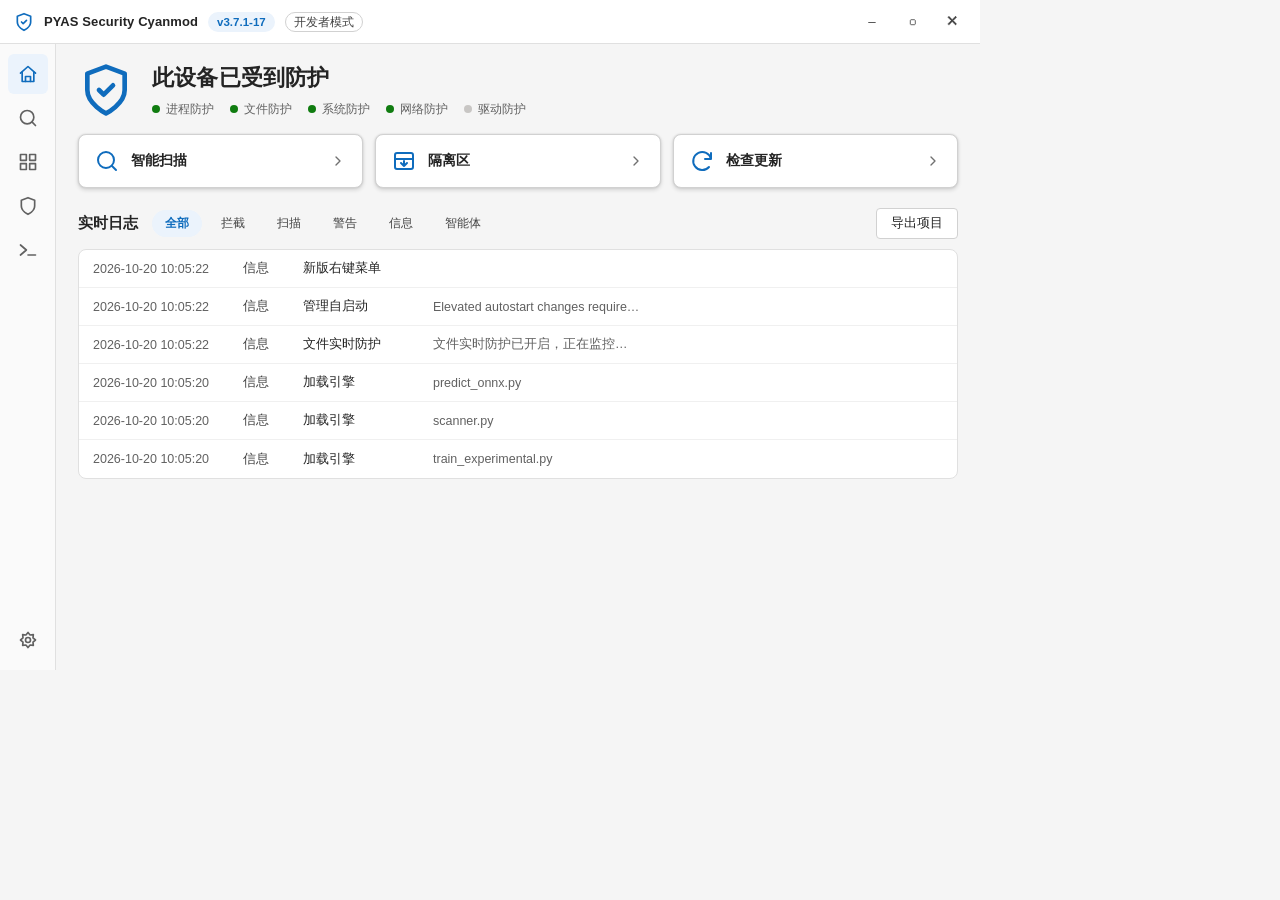
<file: docs/design/fluent-home-demo/index.html>
<!DOCTYPE html>
<html lang="zh-CN">
<head>
<meta charset="utf-8">
<title>PYAS · Fluent 首页样张</title>
<style>
    /* Fluent 设计令牌(取 Web Light 主题的关键几项)。组件会从宿主继承这些变量。 */
    :root {
        --fontFamilyBase: "Segoe UI Variable Text", "Segoe UI", "Microsoft YaHei UI", sans-serif;
        --colorNeutralBackground1: #ffffff;
        --colorNeutralBackground2: #fafafa;
        --colorNeutralBackground3: #f5f5f5;
        --colorNeutralBackground4: #f0f0f0;
        --colorNeutralForeground1: #242424;
        --colorNeutralForeground2: #424242;
        --colorNeutralForeground3: #616161;
        --colorNeutralForeground4: #707070;
        --colorNeutralStroke1: #d1d1d1;
        --colorNeutralStroke2: #e0e0e0;
        --colorNeutralStroke3: #f0f0f0;
        --colorBrandBackground: #0f6cbd;
        --colorBrandBackgroundHover: #115ea3;
        --colorBrandForeground1: #0f6cbd;
        --colorNeutralForegroundOnBrand: #ffffff;
        --colorBrandBackground2: #ebf3fc;
        --colorStatusSuccessForeground1: #0e700e;
        --colorStatusSuccessBackground3: #107c10;
        --colorSubtleBackgroundHover: #f5f5f5;
        --borderRadiusMedium: 4px;
        --borderRadiusLarge: 6px;
        --borderRadiusCircular: 10000px;
        --shadow4: 0 2px 4px rgba(0,0,0,.14), 0 0 2px rgba(0,0,0,.12);
        --shadow8: 0 4px 8px rgba(0,0,0,.14), 0 0 2px rgba(0,0,0,.12);
        --strokeWidthThin: 1px;
    }

    * { box-sizing: border-box; }
    html, body { margin: 0; height: 100%; }
    body {
        font-family: var(--fontFamilyBase);
        font-size: 14px;
        color: var(--colorNeutralForeground1);
        background: var(--colorNeutralBackground3);
        display: flex;
        flex-direction: column;
        height: 670px;
        width: 980px;
        overflow: hidden;
        border-radius: 8px;
    }

    /* ---- 标题栏 ---- */
    .titlebar {
        height: 44px;
        flex: 0 0 44px;
        display: flex;
        align-items: center;
        gap: 10px;
        padding: 0 8px 0 14px;
        background: var(--colorNeutralBackground1);
        border-bottom: 1px solid var(--colorNeutralStroke2);
    }
    .titlebar .logo { width: 20px; height: 20px; color: var(--colorBrandForeground1); }
    .titlebar .name { font-weight: 600; font-size: 13px; letter-spacing: .1px; }
    .titlebar .spacer { flex: 1; }
    .pill {
        font-size: 11.5px; line-height: 18px; padding: 0 8px; border-radius: var(--borderRadiusCircular);
        border: 1px solid var(--colorNeutralStroke1); color: var(--colorNeutralForeground2);
    }
    .pill.brand { background: var(--colorBrandBackground2); border-color: transparent; color: var(--colorBrandForeground1); font-weight: 600; }
    .ghost {
        font-family: inherit; font-size: 12.5px; padding: 6px 14px; border-radius: var(--borderRadiusMedium);
        border: 1px solid var(--colorNeutralStroke1); background: var(--colorNeutralBackground1);
        color: var(--colorNeutralForeground1); cursor: default;
    }
    .ghost:hover { background: var(--colorSubtleBackgroundHover); }
    .winbtns { display: flex; align-items: center; }
    .winbtn {
        width: 40px; height: 32px; border: 0; background: transparent; color: var(--colorNeutralForeground2);
        border-radius: var(--borderRadiusMedium); display: grid; place-items: center; cursor: default;
    }
    .winbtn:hover { background: var(--colorSubtleBackgroundHover); }
    .winbtn.close:hover { background: #c42b1c; color: #fff; }

    /* ---- 主体 ---- */
    .body { flex: 1; display: flex; min-height: 0; }

    /* 左侧导航 */
    .rail {
        width: 56px; flex: 0 0 56px;
        background: var(--colorNeutralBackground2);
        border-right: 1px solid var(--colorNeutralStroke2);
        display: flex; flex-direction: column; align-items: center; gap: 4px; padding: 10px 0;
    }
    .rail button {
        width: 40px; height: 40px; border: 0; border-radius: var(--borderRadiusLarge);
        background: transparent; color: var(--colorNeutralForeground3); display: grid; place-items: center; cursor: default;
    }
    .rail button.active { background: var(--colorBrandBackground2); color: var(--colorBrandForeground1); }
    .rail button:hover:not(.active) { background: var(--colorSubtleBackgroundHover); }

    /* 内容区 */
    .content { flex: 1; padding: 18px 22px 0; overflow: hidden; }

    .hero { display: flex; align-items: center; gap: 18px; margin-bottom: 14px; }
    .hero .shield { width: 56px; height: 56px; color: var(--colorBrandForeground1); }
    .hero h1 { margin: 0 0 8px; font-size: 22px; font-weight: 600; letter-spacing: .2px; }
    .lights { display: flex; gap: 16px; }
    .light { display: flex; align-items: center; gap: 6px; font-size: 12px; color: var(--colorNeutralForeground3); }
    .dot { width: 8px; height: 8px; border-radius: 50%; background: var(--colorStatusSuccessBackground3); }
    .dot.off { background: #c8c6c4; }

    /* 三个动作卡 */
    .cards { display: grid; grid-template-columns: repeat(3, 1fr); gap: 12px; margin: 16px 0 20px; }
    .card {
        display: flex; align-items: center; gap: 12px; padding: 14px 16px;
        background: var(--colorNeutralBackground1); border: 1px solid var(--colorNeutralStroke1);
        border-radius: 8px; box-shadow: var(--shadow4); cursor: default;
    }
    .card:hover { box-shadow: var(--shadow8); border-color: var(--colorNeutralStroke1); }
    .card .ic { width: 24px; height: 24px; color: var(--colorBrandForeground1); }
    .card .t { flex: 1; font-size: 14px; font-weight: 600; }
    .card .chev { width: 16px; height: 16px; color: var(--colorNeutralForeground4); }

    /* 日志区 */
    .loghead { display: flex; align-items: center; gap: 10px; margin-bottom: 10px; }
    .loghead h2 { margin: 0; font-size: 15px; font-weight: 600; }
    .filters { display: flex; gap: 6px; margin-left: 4px; }
    .chip {
        border: 1px solid transparent; background: transparent; color: var(--colorNeutralForeground2);
        font-size: 12px; padding: 4px 12px; border-radius: var(--borderRadiusCircular); cursor: default;
        font-family: inherit;
    }
    .chip:hover { background: var(--colorSubtleBackgroundHover); }
    .chip.on { background: var(--colorBrandBackground2); color: var(--colorBrandForeground1); font-weight: 600; }
    .loghead .spacer { flex: 1; }

    .table {
        background: var(--colorNeutralBackground1); border: 1px solid var(--colorNeutralStroke2);
        border-radius: 8px; overflow: hidden;
    }
    .row {
        display: grid; grid-template-columns: 150px 60px 130px 1fr; align-items: center;
        height: 38px; padding: 0 14px; font-size: 12.5px;
        border-bottom: 1px solid var(--colorNeutralStroke3);
    }
    .row:last-child { border-bottom: 0; }
    .row .time { color: var(--colorNeutralForeground3); font-variant-numeric: tabular-nums; }
    .row .lvl { color: var(--colorNeutralForeground2); }
    .row .act { color: var(--colorNeutralForeground1); }
    .row .detail { color: var(--colorNeutralForeground3); overflow: hidden; text-overflow: ellipsis; white-space: nowrap; }
</style>
</head>
<body>
<svg xmlns="http://www.w3.org/2000/svg" style="display:none" aria-hidden="true">
<symbol id="i-minimize" viewBox="0 0 24 24" fill="none" stroke="currentColor" stroke-width="var(--icon-stroke, 2)" stroke-linecap="round" stroke-linejoin="round"><path d="M5 12h14"/></symbol>
  <symbol id="i-maximize" viewBox="0 0 24 24" fill="none" stroke="currentColor" stroke-width="var(--icon-stroke, 2)" stroke-linecap="round" stroke-linejoin="round"><rect x="4" y="4" width="16" height="16" rx="2"/></symbol>
  <!-- i-restore:回退原版。415c2e6 那轮为「与 i-maximize 拉开混淆度」改成了双层错位框,
       但那一版是画坏的:前窗路径结尾停在 (15,13) 没有补回右边与右上圆角(未闭合),
       且前后窗顶边同在 y=3 共线,渲染出来并成一条横线 —— 24 格下整枚读作「一个大开口
       方框 + 底部一个小钩子」,不是两层窗;该版已随 v3.7.1-8 发出去。
       原版是「前窗完整 rect + 后窗开口 L」,与 i-copy / i-copy-list 同一画法,
       16px / 24px 下都能读出两层窗。混淆度要靠几何设计去降,不能拿画坏的形状换。 -->
  <symbol id="i-restore" viewBox="0 0 24 24" fill="none" stroke="currentColor" stroke-width="var(--icon-stroke, 2)" stroke-linecap="round" stroke-linejoin="round"><rect x="8" y="8" width="12" height="12" rx="2"/><path d="M4 16V6a2 2 0 0 1 2-2h10"/></symbol>
  <symbol id="i-close" viewBox="0 0 24 24" fill="none" stroke="currentColor" stroke-width="var(--icon-stroke, 2)" stroke-linecap="round" stroke-linejoin="round"><path d="M5 5 19 19M19 5 5 19"/></symbol>

  <!-- 侧栏导航 -->
  <symbol id="i-home" viewBox="0 0 24 24" fill="none" stroke="currentColor" stroke-width="var(--icon-stroke, 2)" stroke-linecap="round" stroke-linejoin="round"><path d="M3 11 12 3l9 8"/><path d="M5 10v11h14V10"/><path d="M9 21v-6h6v6"/></symbol>
  <symbol id="i-search" viewBox="0 0 24 24" fill="none" stroke="currentColor" stroke-width="var(--icon-stroke, 2)" stroke-linecap="round" stroke-linejoin="round"><circle cx="11" cy="11" r="8"/><path d="M17 17 21 21"/></symbol>
  <symbol id="i-grid" viewBox="0 0 24 24" fill="none" stroke="currentColor" stroke-width="var(--icon-stroke, 2)" stroke-linecap="round" stroke-linejoin="round"><rect x="3" y="3" width="7" height="7"/><rect x="14" y="3" width="7" height="7"/><rect x="14" y="14" width="7" height="7"/><rect x="3" y="14" width="7" height="7"/></symbol>
  <symbol id="i-shield" viewBox="0 0 24 24" fill="none" stroke="currentColor" stroke-width="var(--icon-stroke, 2)" stroke-linecap="round" stroke-linejoin="round"><path d="M12 22s8-4 8-10V5l-8-3-8 3v7c0 6 8 10 8 10z"/></symbol>
  <symbol id="i-terminal" viewBox="0 0 24 24" fill="none" stroke="currentColor" stroke-width="var(--icon-stroke, 2)" stroke-linecap="round" stroke-linejoin="round"><path d="M3 6 10 12 3 18"/><path d="M12 18h9"/></symbol>
  <symbol id="i-gear" viewBox="0 0 24 24" fill="none" stroke="currentColor" stroke-width="var(--icon-stroke, 2)" stroke-linecap="round" stroke-linejoin="round"><circle cx="12" cy="12" r="3"/><path d="M21 12 18 14.5 18.4 18.4 14.5 18 12 21 9.5 18 5.6 18.4 6 14.5 3 12 6 9.5 5.6 5.6 9.5 6 12 3 14.5 6 18.4 5.6 18 9.5Z"/></symbol>

  <!-- 首页 -->
  <symbol id="i-shield-check" viewBox="0 0 24 24" fill="none" stroke="currentColor" stroke-width="var(--icon-stroke, 2)" stroke-linecap="round" stroke-linejoin="round"><path d="M12 22s8-4 8-10V5l-8-3-8 3v7c0 6 8 10 8 10z"/><path d="m9 12 2 2 4-4"/></symbol>
  <symbol id="i-scan-smart" viewBox="0 0 24 24" fill="none" stroke="currentColor" stroke-width="var(--icon-stroke, 2)" stroke-linecap="round" stroke-linejoin="round"><circle cx="11" cy="11" r="7"/><path d="M16 16 20 20"/><path d="m7 11 3 3 5-5"/></symbol>
  <symbol id="i-archive" viewBox="0 0 24 24" fill="none" stroke="currentColor" stroke-width="var(--icon-stroke, 2)" stroke-linecap="round" stroke-linejoin="round"><rect x="3" y="4" width="18" height="16" rx="2"/><path d="M3 10h18"/><path d="M12 12v5M9 14l3 3 3-3"/></symbol>
  <symbol id="i-refresh" viewBox="0 0 24 24" fill="none" stroke="currentColor" stroke-width="var(--icon-stroke, 2)" stroke-linecap="round" stroke-linejoin="round"><path d="M21 10a9 9 0 1 0-2 8M21 4v6h-6"/></symbol>
  <symbol id="i-chevron-right" viewBox="0 0 24 24" fill="none" stroke="currentColor" stroke-width="var(--icon-stroke, 2)" stroke-linecap="round" stroke-linejoin="round"><polyline points="9 18 15 12 9 6"></polyline></symbol>
  <symbol id="i-chevron-left" viewBox="0 0 24 24" fill="none" stroke="currentColor" stroke-width="var(--icon-stroke, 2)" stroke-linecap="round" stroke-linejoin="round"><polyline points="15 18 9 12 15 6"></polyline></symbol>

  <!-- 防护引擎 -->
  <symbol id="i-shield-pulse" viewBox="0 0 24 24" fill="none" stroke="currentColor" stroke-width="var(--icon-stroke, 2)" stroke-linecap="round" stroke-linejoin="round"><path d="M12 22s8-4 8-10V5l-8-3-8 3v7c0 6 8 10 8 10z"/><path d="M8 12h2l1-3 2 6 1-3h2"/></symbol>
  <symbol id="i-pause" viewBox="0 0 24 24" fill="none" stroke="currentColor" stroke-width="var(--icon-stroke, 2)" stroke-linecap="round" stroke-linejoin="round"><circle cx="12" cy="12" r="9"/><path d="M10 8v8M14 8v8"/></symbol>
  <symbol id="i-layers" viewBox="0 0 24 24" fill="none" stroke="currentColor" stroke-width="var(--icon-stroke, 2)" stroke-linecap="round" stroke-linejoin="round"><path d="m12 4 9 4-9 4-9-4 9-4Z"/><path d="m3 12 9 4 9-4"/><path d="m3 16 9 4 9-4"/></symbol>
  <symbol id="i-file-check" viewBox="0 0 24 24" fill="none" stroke="currentColor" stroke-width="var(--icon-stroke, 2)" stroke-linecap="round" stroke-linejoin="round"><path d="M14 3H6a2 2 0 0 0-2 2v14a2 2 0 0 0 2 2h12a2 2 0 0 0 2-2V9z"/><path d="M14 3v6h6"/><path d="m8 14 3 3 5-6"/></symbol>
  <symbol id="i-monitor-check" viewBox="0 0 24 24" fill="none" stroke="currentColor" stroke-width="var(--icon-stroke, 2)" stroke-linecap="round" stroke-linejoin="round"><rect x="3" y="4" width="18" height="12" rx="2"/><path d="M9 20h6M12 16v4"/><path d="m8 10 3 3 5-5"/></symbol>
  <symbol id="i-shield-wifi" viewBox="0 0 24 24" fill="none" stroke="currentColor" stroke-width="var(--icon-stroke, 2)" stroke-linecap="round" stroke-linejoin="round"><path d="M12 22s8-4 8-10V5l-8-3-8 3v7c0 6 8 10 8 10z"/><path d="M8 10a6 6 0 0 1 8 0"/><path d="M10 13a3 3 0 0 1 4 0"/><circle cx="12" cy="16" r="0.5"/></symbol>
  <symbol id="i-cpu" viewBox="0 0 24 24" fill="none" stroke="currentColor" stroke-width="var(--icon-stroke, 2)" stroke-linecap="round" stroke-linejoin="round"><rect x="6" y="6" width="12" height="12" rx="2"/><path d="M9 3v3M15 3v3M9 18v3M15 18v3M3 9h3M3 15h3M18 9h3M18 15h3"/><path d="m8 12 3 3 5-6"/></symbol>
  <!-- 自訂防護(敏感目錄過濾):盾牌 + 內部兩道滑塊。
       位置是量出來的,不是估的。盾內壁 y=5..12 為全寬(x4..20),y=13 起隨盾形收窄
       (y=15 只剩 x5..19)。舊版兩道等長軌放 y=9/15,下軌四側留白僅 1.0 格、上軌 2.0 格,
       24px 點陣裡 y=15 那一行與左右盾壁連成一整條 —— 就是「貼邊、不協調」的來源。
       現版兩軌等長 x8..16,放 y=9 / y=14(間距 5):第一道軌與其旋鈕上移一檔(前一版 10/14),
       第二道軌停在 y=14 不動 —— 這是使用者指定的。**y=14 是下軌的下限**:它落在內壁
       x5.75..18.25 上(下排留白 1.50~1.75 格);再下移一檔到 y=15 只剩 x6.25..17.75,
       會重演貼邊。上軌在 y=9 處內壁仍全寬,留白 2.00~2.25 格。整組中心 y=11.5,
       比前一版的 12.0 更貼內腔質心 11.3;間距 5 讓兩軌之間留出整行空白(點陣 y=11 全空)。
       旋鈕照舊用直徑 4 的實心圓(cx 錯開 11 / 13,讀作「兩項各自可調」),**旋鈕必須跟著
       所在軌一起動**(試過只移線不移鈕:旋鈕掛到線上緣外,且與下軌黏連)。空心圓試過,
       16px 內洞不可見、40px 下環相對長 8 的軌道過重,已棄;實心點是本檔既有做法
       (i-palette 色點同款),不改描邊契約。 -->
  <symbol id="i-custom-shield" viewBox="0 0 24 24" fill="none" stroke="currentColor" stroke-width="var(--icon-stroke, 2)" stroke-linecap="round" stroke-linejoin="round"><path d="M12 22s8-4 8-10V5l-8-3-8 3v7c0 6 8 10 8 10z"/><path d="M8 9h8M8 14h8"/><rect x="9" y="7" width="2" height="4" rx="1" fill="currentColor" stroke="none"/><rect x="13" y="12" width="2" height="4" rx="1" fill="currentColor" stroke="none"/></symbol>

  <!-- 工具 -->
  <symbol id="i-plug" viewBox="0 0 24 24" fill="none" stroke="currentColor" stroke-width="var(--icon-stroke, 2)" stroke-linecap="round" stroke-linejoin="round"><rect x="8" y="3" width="8" height="4"/><path d="M6 7h12v4a6 6 0 0 1-6 6 6 6 0 0 1-6-6V7zM12 17v4"/></symbol>
  <symbol id="i-power" viewBox="0 0 24 24" fill="none" stroke="currentColor" stroke-width="var(--icon-stroke, 2)" stroke-linecap="round" stroke-linejoin="round"><path d="M12 2v10"/><path d="M6 6a8 8 0 1 0 12 0"/></symbol>
  <symbol id="i-trash" viewBox="0 0 24 24" fill="none" stroke="currentColor" stroke-width="var(--icon-stroke, 2)" stroke-linecap="round" stroke-linejoin="round"><path d="M3 7h18"/><path d="M9 7V4h6v3"/><path d="M5 7v12a2 2 0 0 0 2 2h10a2 2 0 0 0 2-2V7"/><path d="M10 11v6M14 11v6"/></symbol>
  <!-- 扳手:斜置图元,坐标为小数(见文件头「锐利度铁律」的适用范围)。几何 18x18 -->
  <symbol id="i-wrench" viewBox="0 0 24 24" fill="none" stroke="currentColor" stroke-width="var(--icon-stroke, 2)" stroke-linecap="round" stroke-linejoin="round"><path d="M17.2 3.2a6.1 6.1 0 0 0-7.3 7.3l-6.1 6.1a2.4 2.4 0 0 0 3.7 3.7l6.1-6.1a6.1 6.1 0 0 0 7.3-7.3l-3.7 3.7-3.7-3.7 3.7-3.7Z"/></symbol>
  <symbol id="i-window-x" viewBox="0 0 24 24" fill="none" stroke="currentColor" stroke-width="var(--icon-stroke, 2)" stroke-linecap="round" stroke-linejoin="round"><rect x="3" y="4" width="18" height="16" rx="2"/><path d="M3 8h18m-12 3 6 6m0-6-6 6"/></symbol>
  <symbol id="i-activity" viewBox="0 0 24 24" fill="none" stroke="currentColor" stroke-width="var(--icon-stroke, 2)" stroke-linecap="round" stroke-linejoin="round"><path d="M3 3v18h18"/><path d="m7 15 3-4 3 3 5-7"/></symbol>
  <symbol id="i-clipboard-check" viewBox="0 0 24 24" fill="none" stroke="currentColor" stroke-width="var(--icon-stroke, 2)" stroke-linecap="round" stroke-linejoin="round"><rect x="4" y="4" width="16" height="17" rx="2"/><rect x="9" y="3" width="6" height="4" rx="2"/><path d="m8 13 3 3 5-5"/></symbol>

  <!-- 设置 · 引擎 -->
  <symbol id="i-zap" viewBox="0 0 24 24" fill="none" stroke="currentColor" stroke-width="var(--icon-stroke, 2)" stroke-linecap="round" stroke-linejoin="round"><path d="M13 3 6 13h5l-1 8 8-11h-5l1-7Z"/></symbol>
  <symbol id="i-plus-square" viewBox="0 0 24 24" fill="none" stroke="currentColor" stroke-width="var(--icon-stroke, 2)" stroke-linecap="round" stroke-linejoin="round"><rect x="3" y="3" width="18" height="18" rx="2"/><path d="M12 7v10M7 12h10"/></symbol>
  <symbol id="i-cloud-upload" viewBox="0 0 24 24" fill="none" stroke="currentColor" stroke-width="var(--icon-stroke, 2)" stroke-linecap="round" stroke-linejoin="round"><path d="M7 18H6a4 4 0 0 1-.8-7.9A7 7 0 0 1 18.7 8a5 5 0 0 1-.7 10h-1m-5 3V11m-4 4 4-4 4 4"/></symbol>
  <symbol id="i-funnel" viewBox="0 0 24 24" fill="none" stroke="currentColor" stroke-width="var(--icon-stroke, 2)" stroke-linecap="round" stroke-linejoin="round"><path d="M3 4h18l-7 8v7l-4 2v-9L3 4Z"/></symbol>

  <!-- 设置 · 交互 -->
  <symbol id="i-monitor-power" viewBox="0 0 24 24" fill="none" stroke="currentColor" stroke-width="var(--icon-stroke, 2)" stroke-linecap="round" stroke-linejoin="round"><rect x="3" y="3" width="18" height="14" rx="2"/><path d="M8 21h8m-4-4v4M12 6v4m-2.5-2.5a3.5 3.5 0 1 0 5 0"/></symbol>
  <symbol id="i-search-window" viewBox="0 0 24 24" fill="none" stroke="currentColor" stroke-width="var(--icon-stroke, 2)" stroke-linecap="round" stroke-linejoin="round"><rect x="3" y="3" width="18" height="18" rx="2"/><path d="M7 7h10M7 11h3"/><circle cx="13" cy="14" r="3"/><path d="m15.2 16.2 2.8 2.8"/></symbol>
  <symbol id="i-copy-list" viewBox="0 0 24 24" fill="none" stroke="currentColor" stroke-width="var(--icon-stroke, 2)" stroke-linecap="round" stroke-linejoin="round"><rect x="8" y="3" width="13" height="13" rx="2"/><path d="M5 7H4a1 1 0 0 0-1 1v12a1 1 0 0 0 1 1h12a1 1 0 0 0 1-1v-1"/><path d="M11 8h6m-6 4h6m-6 4h3"/></symbol>
  <symbol id="i-message-plus" viewBox="0 0 24 24" fill="none" stroke="currentColor" stroke-width="var(--icon-stroke, 2)" stroke-linecap="round" stroke-linejoin="round"><path d="M5 5h14a2 2 0 0 1 2 2v8a2 2 0 0 1-2 2h-8l-4 4v-4H5a2 2 0 0 1-2-2V7a2 2 0 0 1 2-2Z"/><path d="M12 8v6M9 11h6"/></symbol>
  <symbol id="i-clock" viewBox="0 0 24 24" fill="none" stroke="currentColor" stroke-width="var(--icon-stroke, 2)" stroke-linecap="round" stroke-linejoin="round"><circle cx="12" cy="12" r="9"/><path d="M12 7v5l3.5 2.5"/></symbol>
  <symbol id="i-bell" viewBox="0 0 24 24" fill="none" stroke="currentColor" stroke-width="var(--icon-stroke, 2)" stroke-linecap="round" stroke-linejoin="round"><path d="M18 9a6 6 0 0 0-12 0c0 6-3 8-3 8h18s-3-2-3-8"/><path d="M14 19a2 2 0 0 1-4 0"/></symbol>
  <symbol id="i-palette" viewBox="0 0 24 24" fill="none" stroke="currentColor" stroke-width="var(--icon-stroke, 2)" stroke-linecap="round" stroke-linejoin="round"><path d="M12 3a9 9 0 0 0 0 18h1a2 2 0 0 0 1.5-3.3 1.5 1.5 0 0 1 1.1-2.7h2.4a3 3 0 0 0 3-3A9 9 0 0 0 12 3Z"/><circle cx="8" cy="10" r="1" fill="currentColor" stroke="none"/><circle cx="11" cy="7" r="1" fill="currentColor" stroke="none"/><circle cx="15" cy="9" r="1" fill="currentColor" stroke="none"/></symbol>
  <symbol id="i-globe" viewBox="0 0 24 24" fill="none" stroke="currentColor" stroke-width="var(--icon-stroke, 2)" stroke-linecap="round" stroke-linejoin="round"><circle cx="12" cy="12" r="9"/><path d="M3 12h18"/><path d="M12 3a15 15 0 0 1 4 9 15 15 0 0 1-4 9 15 15 0 0 1-4-9 15 15 0 0 1 4-9Z"/></symbol>
  <symbol id="i-reset" viewBox="0 0 24 24" fill="none" stroke="currentColor" stroke-width="var(--icon-stroke, 2)" stroke-linecap="round" stroke-linejoin="round"><path d="M3 12a9 9 0 1 0 9-9 6 6 0 0 0-6 3L3 9"/><path d="M3 3v6h6"/></symbol>
  <symbol id="i-sparkles" viewBox="0 0 24 24" fill="none" stroke="currentColor" stroke-width="var(--icon-stroke, 2)" stroke-linecap="round" stroke-linejoin="round"><path d="M10 3 11.5 8 16 9.5 11.5 11 10 16 8.5 11 4 9.5 8.5 8 10 3Z"/><path d="M17 14l1 2.5 2.5 1-2.5 1-1 2.5-1-2.5L13 17.5l2.5-1 1-2.5Z"/></symbol>

  <!-- AI -->
  <symbol id="i-shield-bot" viewBox="0 0 24 24" fill="none" stroke="currentColor" stroke-width="var(--icon-stroke, 2)" stroke-linecap="round" stroke-linejoin="round"><path d="M12 22s8-4 8-10V5l-8-3-8 3v7c0 6 8 10 8 10z"/><path d="M8 9 11 12 8 15"/><path d="M13 15h3"/></symbol>
  <symbol id="i-chip" viewBox="0 0 24 24" fill="none" stroke="currentColor" stroke-width="var(--icon-stroke, 2)" stroke-linecap="round" stroke-linejoin="round"><rect x="6" y="6" width="12" height="12" rx="2"/><rect x="9" y="9" width="6" height="6"/><path d="M9 3v3M15 3v3M9 18v3M15 18v3M3 9h3M3 15h3M18 9h3M18 15h3"/></symbol>
  <symbol id="i-key" viewBox="0 0 24 24" fill="none" stroke="currentColor" stroke-width="var(--icon-stroke, 2)" stroke-linecap="round" stroke-linejoin="round"><circle cx="8" cy="12" r="5"/><path d="M13 12h8"/><path d="M17 12v3M20 12v3"/></symbol>

  <!-- 通用 -->
  <symbol id="i-chevron-down" viewBox="0 0 24 24" fill="none" stroke="currentColor" stroke-width="var(--icon-stroke, 2)" stroke-linecap="round" stroke-linejoin="round"><polyline points="6 9 12 15 18 9"></polyline></symbol>
  <symbol id="i-folder" viewBox="0 0 24 24" fill="none" stroke="currentColor" stroke-width="var(--icon-stroke, 2)" stroke-linecap="round" stroke-linejoin="round"><path d="M3 20h16a2 2 0 0 0 2-2V9a2 2 0 0 0-2-2h-6l-2-2H5a2 2 0 0 0-2 2v11a2 2 0 0 0 2 2Z"/></symbol>
  <symbol id="i-copy" viewBox="0 0 24 24" fill="none" stroke="currentColor" stroke-width="var(--icon-stroke, 2)" stroke-linecap="round" stroke-linejoin="round"><rect x="9" y="9" width="12" height="12" rx="2"/><path d="M5 15H4a1 1 0 0 1-1-1V4a1 1 0 0 1 1-1h10a1 1 0 0 1 1 1v1"/></symbol>
  <symbol id="i-spinner" viewBox="0 0 50 50"><circle cx="25" cy="25" r="20" fill="none" stroke="currentColor" stroke-width="4" stroke-linecap="round"><animate attributeName="stroke-dasharray" values="1,150;90,150;90,150" dur="1.5s" repeatCount="indefinite"/><animate attributeName="stroke-dashoffset" values="0;-35;-124" dur="1.5s" repeatCount="indefinite"/><animateTransform attributeName="transform" type="rotate" values="0 25 25;360 25 25" dur="2s" repeatCount="indefinite"/></circle></symbol>

</svg>

<!-- 复用应用现有图标集,保持图标观感连续 -->
<svg width="0" height="0" style="position:absolute">
    <use href="#i-shield-check"></use>
</svg>

<div class="titlebar">
    <svg class="logo" viewBox="0 0 24 24" fill="none" stroke="currentColor" stroke-width="2" stroke-linecap="round" stroke-linejoin="round"><use href="#i-shield-check"/></svg>
    <span class="name">PYAS Security Cyanmod</span>
    <span class="pill brand">v3.7.1-17</span>
    <span class="pill">开发者模式</span>
    <div class="spacer"></div>
    <div class="winbtns">
        <button class="winbtn" title="最小化">–</button>
        <button class="winbtn" title="最大化">▢</button>
        <button class="winbtn close" title="关闭">✕</button>
    </div>
</div>

<div class="body">
    <nav class="rail">
        <button class="active" title="首页"><svg width="20" height="20" viewBox="0 0 24 24" fill="none" stroke="currentColor" stroke-width="2" stroke-linecap="round" stroke-linejoin="round"><use href="#i-home"/></svg></button>
        <button title="扫描"><svg width="20" height="20" viewBox="0 0 24 24" fill="none" stroke="currentColor" stroke-width="2" stroke-linecap="round" stroke-linejoin="round"><use href="#i-search"/></svg></button>
        <button title="工具"><svg width="20" height="20" viewBox="0 0 24 24" fill="none" stroke="currentColor" stroke-width="2" stroke-linecap="round" stroke-linejoin="round"><use href="#i-grid"/></svg></button>
        <button title="防护"><svg width="20" height="20" viewBox="0 0 24 24" fill="none" stroke="currentColor" stroke-width="2" stroke-linecap="round" stroke-linejoin="round"><use href="#i-shield"/></svg></button>
        <button title="日志"><svg width="20" height="20" viewBox="0 0 24 24" fill="none" stroke="currentColor" stroke-width="2" stroke-linecap="round" stroke-linejoin="round"><use href="#i-terminal"/></svg></button>
        <div style="flex:1"></div>
        <button title="设置"><svg width="20" height="20" viewBox="0 0 24 24" fill="none" stroke="currentColor" stroke-width="2" stroke-linecap="round" stroke-linejoin="round"><use href="#i-gear"/></svg></button>
    </nav>

    <main class="content">
        <section class="hero">
            <svg class="shield" viewBox="0 0 24 24" fill="none" stroke="currentColor" stroke-width="2" stroke-linecap="round" stroke-linejoin="round"><use href="#i-shield-check"/></svg>
            <div>
                <h1>此设备已受到防护</h1>
                <div class="lights">
                    <span class="light"><i class="dot"></i>进程防护</span>
                    <span class="light"><i class="dot"></i>文件防护</span>
                    <span class="light"><i class="dot"></i>系统防护</span>
                    <span class="light"><i class="dot"></i>网络防护</span>
                    <span class="light"><i class="dot off"></i>驱动防护</span>
                </div>
            </div>
        </section>

        <section class="cards">
            <div class="card">
                <svg class="ic" viewBox="0 0 24 24" fill="none" stroke="currentColor" stroke-width="2" stroke-linecap="round" stroke-linejoin="round"><use href="#i-search"/></svg>
                <span class="t">智能扫描</span>
                <svg class="chev" viewBox="0 0 24 24" fill="none" stroke="currentColor" stroke-width="2" stroke-linecap="round" stroke-linejoin="round"><use href="#i-chevron-right"/></svg>
            </div>
            <div class="card">
                <svg class="ic" viewBox="0 0 24 24" fill="none" stroke="currentColor" stroke-width="2" stroke-linecap="round" stroke-linejoin="round"><use href="#i-archive"/></svg>
                <span class="t">隔离区</span>
                <svg class="chev" viewBox="0 0 24 24" fill="none" stroke="currentColor" stroke-width="2" stroke-linecap="round" stroke-linejoin="round"><use href="#i-chevron-right"/></svg>
            </div>
            <div class="card">
                <svg class="ic" viewBox="0 0 24 24" fill="none" stroke="currentColor" stroke-width="2" stroke-linecap="round" stroke-linejoin="round"><use href="#i-refresh"/></svg>
                <span class="t">检查更新</span>
                <svg class="chev" viewBox="0 0 24 24" fill="none" stroke="currentColor" stroke-width="2" stroke-linecap="round" stroke-linejoin="round"><use href="#i-chevron-right"/></svg>
            </div>
        </section>

        <section>
            <div class="loghead">
                <h2>实时日志</h2>
                <div class="filters">
                    <button class="chip on">全部</button>
                    <button class="chip">拦截</button>
                    <button class="chip">扫描</button>
                    <button class="chip">警告</button>
                    <button class="chip">信息</button>
                    <button class="chip">智能体</button>
                </div>
                <div class="spacer"></div>
                <button class="ghost">导出项目</button>
            </div>

            <div class="table">
                <div class="row"><span class="time">2026-10-20 10:05:22</span><span class="lvl">信息</span><span class="act">新版右键菜单</span><span class="detail"></span></div>
                <div class="row"><span class="time">2026-10-20 10:05:22</span><span class="lvl">信息</span><span class="act">管理自启动</span><span class="detail">Elevated autostart changes require…</span></div>
                <div class="row"><span class="time">2026-10-20 10:05:22</span><span class="lvl">信息</span><span class="act">文件实时防护</span><span class="detail">文件实时防护已开启，正在监控…</span></div>
                <div class="row"><span class="time">2026-10-20 10:05:20</span><span class="lvl">信息</span><span class="act">加载引擎</span><span class="detail">predict_onnx.py</span></div>
                <div class="row"><span class="time">2026-10-20 10:05:20</span><span class="lvl">信息</span><span class="act">加载引擎</span><span class="detail">scanner.py</span></div>
                <div class="row"><span class="time">2026-10-20 10:05:20</span><span class="lvl">信息</span><span class="act">加载引擎</span><span class="detail">train_experimental.py</span></div>
            </div>
        </section>
    </main>
</div>
</body>
</html>
</file>
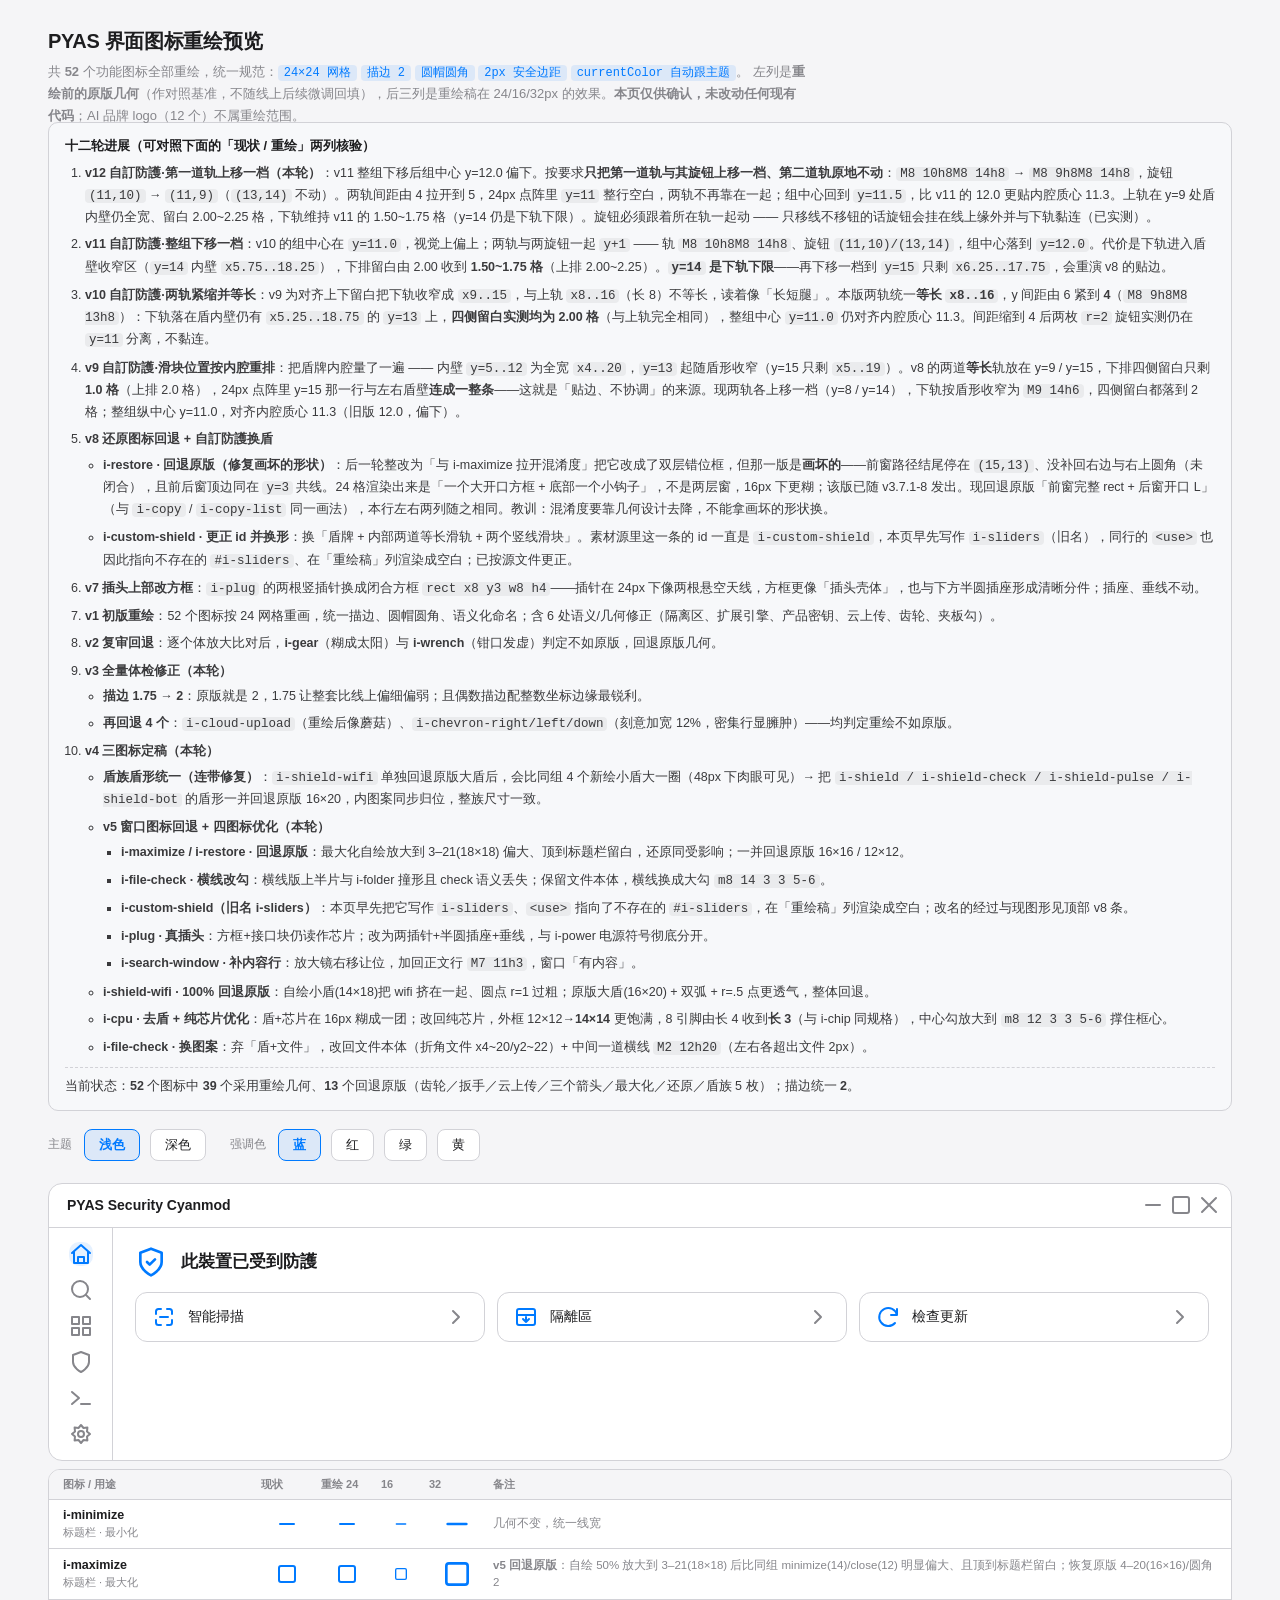
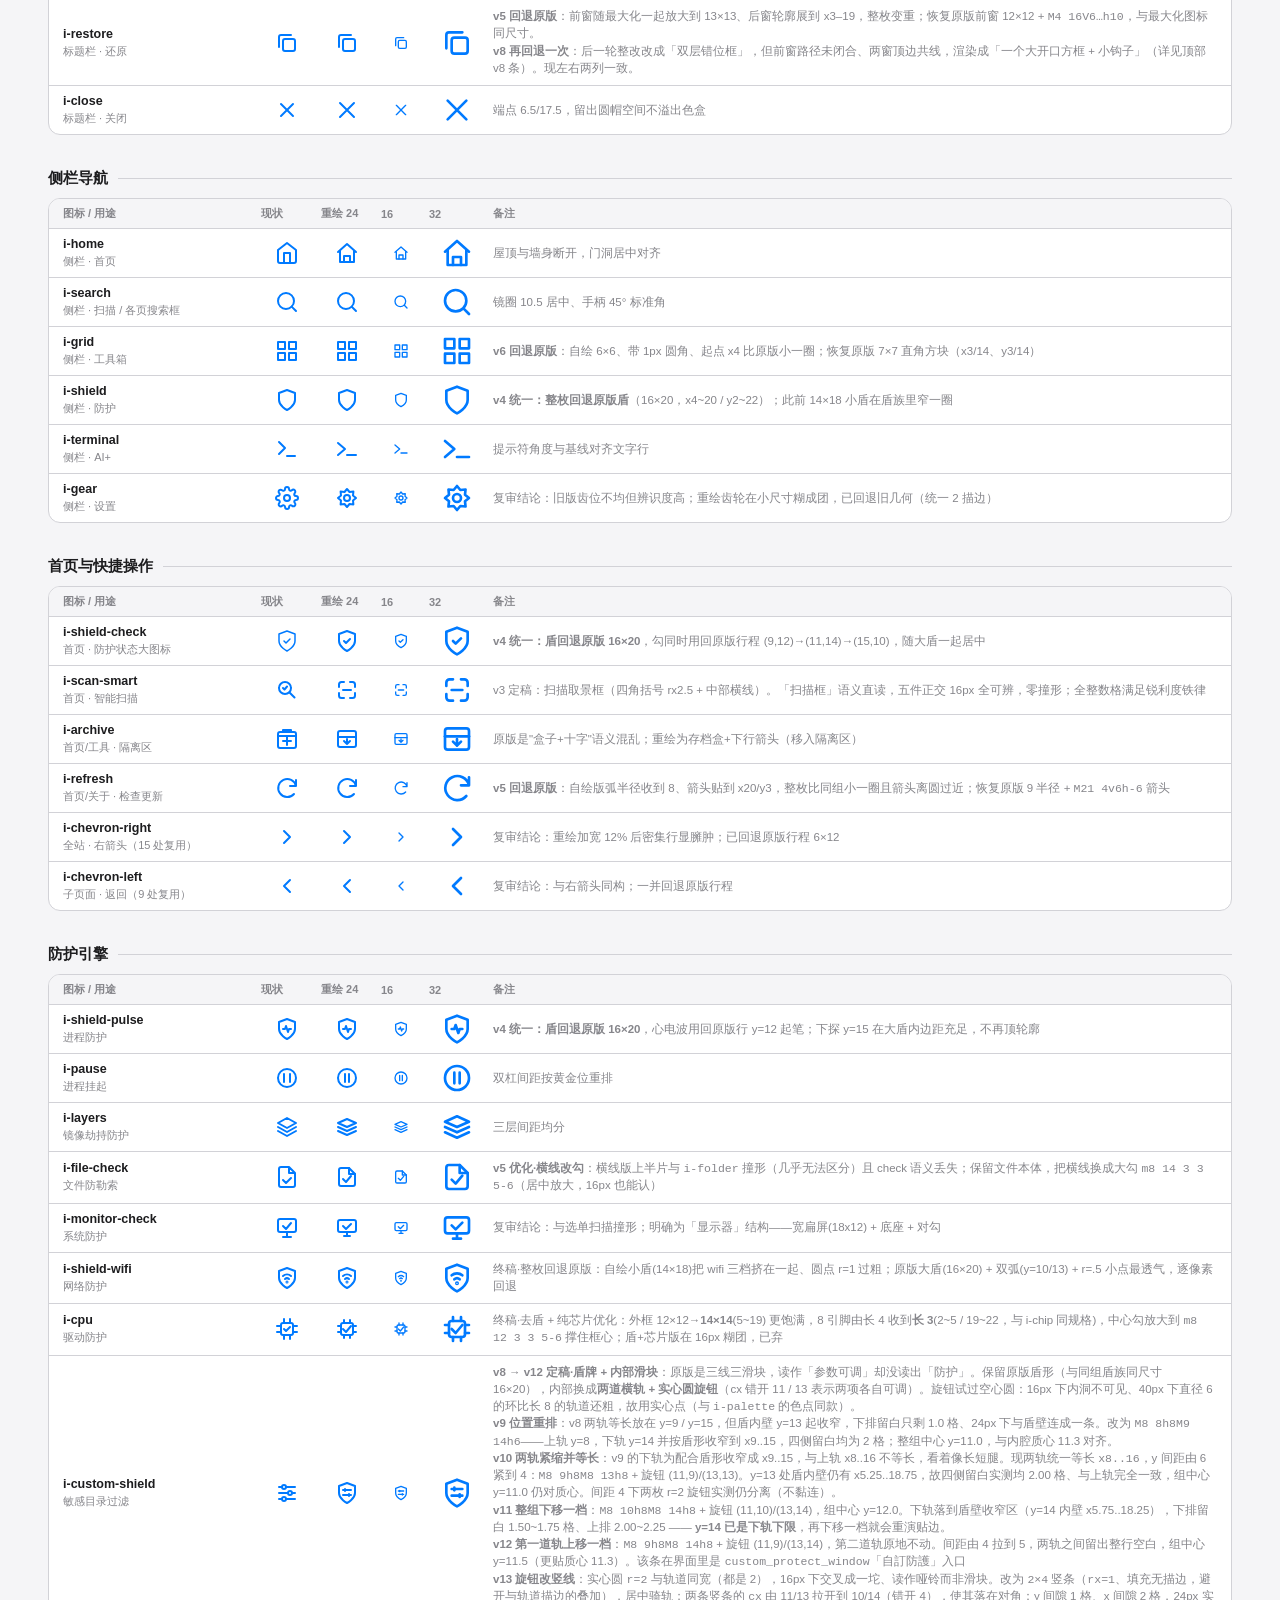
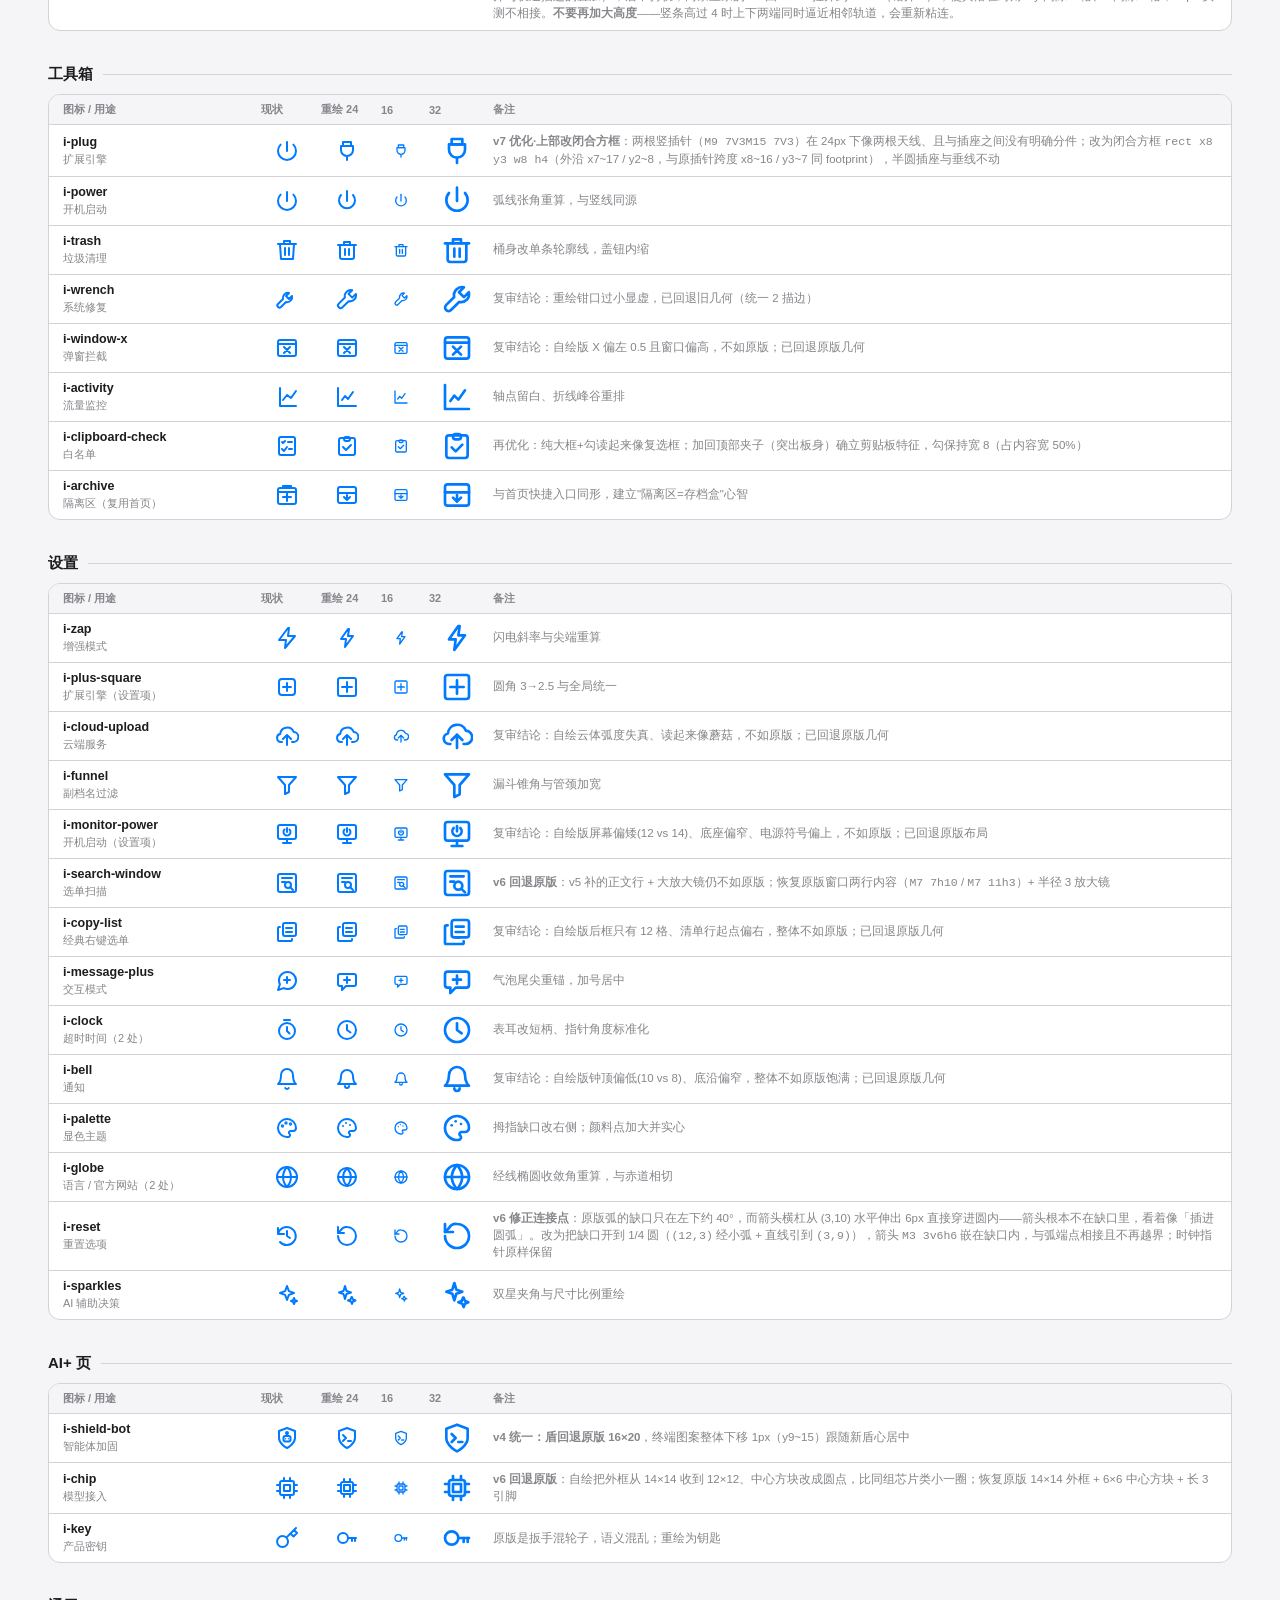
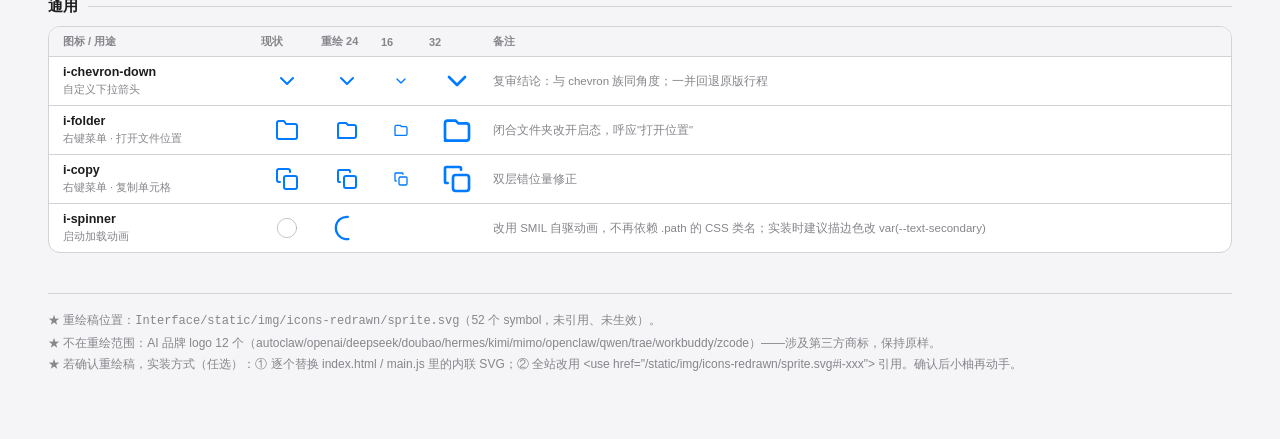
<file: Interface/icons-preview.html>
<!DOCTYPE html>
<html lang="zh-CN">
<head>
<meta charset="UTF-8">
<meta name="viewport" content="width=device-width, initial-scale=1.0">
<title>PYAS 图标重绘预览（已实装）</title>
<style>
  :root {
    --bg: #F5F5F7; --panel: #FFFFFF; --text: #1D1D1F; --muted: #86868B; --border: #D2D2D7;
    --accent: #007AFF; --accent-alpha: rgba(0,122,255,.10);
  }
  body.dark {
    --bg: #000000; --panel: #1C1C1E; --text: #D8D8DC; --muted: #86868B; --border: #2C2C2E;
    --accent: #0A84FF; --accent-alpha: rgba(10,132,255,.12);
  }
  body[data-accent="red"]    { --accent: #FF3B30; --accent-alpha: rgba(255,59,48,.10); }
  body[data-accent="green"]  { --accent: #34C759; --accent-alpha: rgba(52,199,89,.10); }
  body[data-accent="yellow"] { --accent: #FF9500; --accent-alpha: rgba(255,149,0,.10); }
  * { box-sizing: border-box; margin: 0; padding: 0; }
  body {
    background: var(--bg); color: var(--text); min-height: 100vh; padding: 28px clamp(16px, 4vw, 48px) 64px;
    font-family: -apple-system, BlinkMacSystemFont, "Segoe UI", "Microsoft YaHei UI", Roboto, sans-serif;
    transition: background .25s;
  }
  h1 { font-size: 20px; font-weight: 700; letter-spacing: -.3px; }
  .sub { font-size: 13px; color: var(--muted); margin-top: 6px; line-height: 1.7; max-width: 760px; }
  .sub code { background: var(--accent-alpha); color: var(--accent); border-radius: 4px; padding: 1px 6px; font-size: 12px; }
  .toolbar { display: flex; flex-wrap: wrap; gap: 10px; margin: 18px 0 8px; align-items: center; }
  .toolbar .label { font-size: 12px; color: var(--muted); margin-right: 2px; }
  .tbtn {
    border: 1px solid var(--border); background: var(--panel); color: var(--text);
    border-radius: 8px; padding: 6px 14px; font-size: 13px; cursor: pointer;
  }
  .tbtn.on { border-color: var(--accent); color: var(--accent); background: var(--accent-alpha); font-weight: 600; }
  .mock {
    margin: 22px 0 8px; border: 1px solid var(--border); border-radius: 14px; overflow: hidden;
    background: var(--panel); display: flex; flex-direction: column;
  }
  .mock-bar { height: 44px; display: flex; align-items: center; justify-content: space-between; padding: 0 10px 0 18px; border-bottom: 1px solid var(--border); }
  .mock-bar .t { font-size: 14px; font-weight: 600; }
  .mock-ctrls { display: flex; gap: 4px; color: var(--muted); }
  .mock-ctrls .ic { color: var(--muted); }
  .mock-body { display: flex; min-height: 168px; }
  .mock-rail { width: 64px; border-right: 1px solid var(--border); display: flex; flex-direction: column; align-items: center; padding: 14px 0; gap: 12px; color: var(--muted); }
  .mock-rail .on { color: var(--accent); background: var(--accent-alpha); border-radius: 10px; }
  .mock-main { flex: 1; padding: 18px 22px; display: flex; flex-direction: column; gap: 14px; }
  .mock-status { display: flex; align-items: center; gap: 14px; color: var(--accent); }
  .mock-status .txt { color: var(--text); font-size: 17px; font-weight: 600; }
  .mock-cards { display: flex; gap: 12px; flex-wrap: wrap; }
  .mock-card { flex: 1; min-width: 180px; display: flex; align-items: center; gap: 12px; border: 1px solid var(--border); border-radius: 12px; padding: 12px 16px; color: var(--accent); }
  .mock-card .txt { color: var(--text); font-size: 14px; font-weight: 500; }
  .mock-card .chev { margin-left: auto; color: var(--muted); }
  h2.grp { font-size: 15px; font-weight: 700; margin: 34px 0 10px; display: flex; align-items: center; gap: 10px; }
  h2.grp::after { content: ""; flex: 1; height: 1px; background: var(--border); }
  .tbl { border: 1px solid var(--border); border-radius: 12px; overflow: hidden; background: var(--panel); }
  .row { display: grid; grid-template-columns: 190px 52px 52px 40px 56px 1fr; align-items: center; gap: 8px; padding: 8px 14px; border-bottom: 1px solid var(--border); }
  .row:last-child { border-bottom: none; }
  .row.head { background: var(--bg); font-size: 11px; color: var(--muted); font-weight: 600; padding: 7px 14px; }
  .meta b { font-size: 12.5px; font-weight: 600; display: block; }
  .meta span { font-size: 11px; color: var(--muted); }
  .cell { display: flex; align-items: center; justify-content: center; color: var(--accent); }
  .cur svg, .new svg { display: block; }
  .cur svg { width: 24px; height: 24px; }
  .ic { width: 24px; height: 24px; }
  .ic16 { width: 16px; height: 16px; }
  .ic32 { width: 32px; height: 32px; }
  .note { font-size: 11.5px; color: var(--muted); line-height: 1.5; }
  .foot { margin-top: 40px; font-size: 12px; color: var(--muted); line-height: 1.8; border-top: 1px solid var(--border); padding-top: 16px; }
  .spinner { width: 28px; height: 28px; }
  .spinner .path { stroke: var(--muted); stroke-linecap: round; animation: dash 1.5s ease-in-out infinite; }
  @keyframes rotate { 100% { transform: rotate(360deg); } }
  @keyframes dash {
    0% { stroke-dasharray: 1,150; stroke-dashoffset: 0; }
    50% { stroke-dasharray: 90,150; stroke-dashoffset: -35; }
    100% { stroke-dasharray: 90,150; stroke-dashoffset: -124; }
  }
  .spinner { animation: rotate 2s linear infinite; }
</style>
</head>
<body>

<!-- ===== 重绘图标集（与 static/img/icons-redrawn/sprite.svg 同源，内嵌便于本页预览） ===== -->
<svg xmlns="http://www.w3.org/2000/svg" style="display:none" aria-hidden="true">
  <!--
    PYAS Cyanmod · 界面图标重绘稿

    网格 24x24 / 描边 2 / 圆帽圆角 / 2px 安全边距 / currentColor 自动跟随主题

    【锐利度铁律】描边 2(偶数) 必须配整数坐标 —— 但只对「正交图元」生效:
      · 整数坐标 → 描边覆盖 [x-1, x+1],边缘正好压在像素边界上 → 目视锐利清晰
      · x.5 坐标 → 描边覆盖 [x-0.5, x+1.5],正好骑在像素中点 → 抗锯齿发虚
      · 约束对象:rect 的 x/y/w/h、circle 的 cx/cy/r、水平或垂直线段。
        斜线与曲线本身就是抗锯齿边缘,取整没有意义,因此不受此约束
        (i-gear 的齿尖坐标带小数即属此类,不是违规)。
      · 此前为消除"撑破边距"而加的 scale() 等比缩放会把整数坐标乘成小数
        (齿轮 61 处、垃圾桶 35 处…),已全部移除。
    【视觉尺寸统一】几何最大维一律 ≤18(含描边后视觉框 20),与线上原版观感一致。
      天然偏小的例外:close 14x14、chevron-right/left 6x12、chevron-down 12x6、
      minimize 14x1(单横线)、key 18x10、terminal 18x12。
      另有例外:盾族(i-shield / shield-check / shield-pulse / shield-bot / shield-wifi)
      保持线上原版盾形 16x20(x4~20 / y2~22) —— 用户明确偏好原版盾,且族内必须同尺寸。
      i-spinner 是独立档(viewBox 0 0 50 50),描边 4 与 24 格的 2 是同一比例
      (4/50=8% vs 2/24=8.33%),不是例外,只是不走 --icon-stroke。
    命名: i-<语义>; 同族共享词根(shield-*, monitor-*, chevron-*)

    【实装方式】本文件是唯一源文件,整份内联进 index.html / threat.html 的 <body> 开头
      (display:none),界面各处用 <use> 引用 #i-<语义> 形式的 id。选内联而非外部引用,
      是因为外部 svg 在 file:// 下会被 CORS 拦掉。改动本文件后需同步重新内联,
      tests/test_icons_installed.py 会逐字节比对,漏同步会直接测红。
    【描边取值】symbol 上写 stroke-width="var(--icon-stroke, 2)":
      外层 CSS 选不中 use 的 shadow 内容,只能靠自定义属性把描边传进去。
      默认 2;列表图标上下文(style.css 的 .item-icon)给 1.5,保持线上原有观感。
    【未纳入重绘】关于按钮的信息圆、進程管理的显示器+心电 —— 本集没有对应图元,
      在 index.html 里保持内联原几何(见该文件内注释)。
  -->

  <!-- 窗口控制 -->
  <symbol id="i-minimize" viewBox="0 0 24 24" fill="none" stroke="currentColor" stroke-width="var(--icon-stroke, 2)" stroke-linecap="round" stroke-linejoin="round"><path d="M5 12h14"/></symbol>
  <symbol id="i-maximize" viewBox="0 0 24 24" fill="none" stroke="currentColor" stroke-width="var(--icon-stroke, 2)" stroke-linecap="round" stroke-linejoin="round"><rect x="4" y="4" width="16" height="16" rx="2"/></symbol>
  <!-- i-restore:回退原版。415c2e6 那轮为「与 i-maximize 拉开混淆度」改成了双层错位框,
       但那一版是画坏的:前窗路径结尾停在 (15,13) 没有补回右边与右上圆角(未闭合),
       且前后窗顶边同在 y=3 共线,渲染出来并成一条横线 —— 24 格下整枚读作「一个大开口
       方框 + 底部一个小钩子」,不是两层窗;该版已随 v3.7.1-8 发出去。
       原版是「前窗完整 rect + 后窗开口 L」,与 i-copy / i-copy-list 同一画法,
       16px / 24px 下都能读出两层窗。混淆度要靠几何设计去降,不能拿画坏的形状换。 -->
  <symbol id="i-restore" viewBox="0 0 24 24" fill="none" stroke="currentColor" stroke-width="var(--icon-stroke, 2)" stroke-linecap="round" stroke-linejoin="round"><rect x="8" y="8" width="12" height="12" rx="2"/><path d="M4 16V6a2 2 0 0 1 2-2h10"/></symbol>
  <symbol id="i-close" viewBox="0 0 24 24" fill="none" stroke="currentColor" stroke-width="var(--icon-stroke, 2)" stroke-linecap="round" stroke-linejoin="round"><path d="M5 5 19 19M19 5 5 19"/></symbol>

  <!-- 侧栏导航 -->
  <symbol id="i-home" viewBox="0 0 24 24" fill="none" stroke="currentColor" stroke-width="var(--icon-stroke, 2)" stroke-linecap="round" stroke-linejoin="round"><path d="M3 11 12 3l9 8"/><path d="M5 10v11h14V10"/><path d="M9 21v-6h6v6"/></symbol>
  <symbol id="i-search" viewBox="0 0 24 24" fill="none" stroke="currentColor" stroke-width="var(--icon-stroke, 2)" stroke-linecap="round" stroke-linejoin="round"><circle cx="11" cy="11" r="8"/><path d="M17 17 21 21"/></symbol>
  <symbol id="i-grid" viewBox="0 0 24 24" fill="none" stroke="currentColor" stroke-width="var(--icon-stroke, 2)" stroke-linecap="round" stroke-linejoin="round"><rect x="3" y="3" width="7" height="7"/><rect x="14" y="3" width="7" height="7"/><rect x="14" y="14" width="7" height="7"/><rect x="3" y="14" width="7" height="7"/></symbol>
  <symbol id="i-shield" viewBox="0 0 24 24" fill="none" stroke="currentColor" stroke-width="var(--icon-stroke, 2)" stroke-linecap="round" stroke-linejoin="round"><path d="M12 22s8-4 8-10V5l-8-3-8 3v7c0 6 8 10 8 10z"/></symbol>
  <symbol id="i-terminal" viewBox="0 0 24 24" fill="none" stroke="currentColor" stroke-width="var(--icon-stroke, 2)" stroke-linecap="round" stroke-linejoin="round"><path d="M3 6 10 12 3 18"/><path d="M12 18h9"/></symbol>
  <symbol id="i-gear" viewBox="0 0 24 24" fill="none" stroke="currentColor" stroke-width="var(--icon-stroke, 2)" stroke-linecap="round" stroke-linejoin="round"><circle cx="12" cy="12" r="3"/><path d="M21 12 18 14.5 18.4 18.4 14.5 18 12 21 9.5 18 5.6 18.4 6 14.5 3 12 6 9.5 5.6 5.6 9.5 6 12 3 14.5 6 18.4 5.6 18 9.5Z"/></symbol>

  <!-- 首页 -->
  <symbol id="i-shield-check" viewBox="0 0 24 24" fill="none" stroke="currentColor" stroke-width="var(--icon-stroke, 2)" stroke-linecap="round" stroke-linejoin="round"><path d="M12 22s8-4 8-10V5l-8-3-8 3v7c0 6 8 10 8 10z"/><path d="m9 12 2 2 4-4"/></symbol>
  <symbol id="i-scan-smart" viewBox="0 0 24 24" fill="none" stroke="currentColor" stroke-width="var(--icon-stroke, 2)" stroke-linecap="round" stroke-linejoin="round"><path d="M9 4H6.5A2.5 2.5 0 0 0 4 6.5V9M15 4h2.5A2.5 2.5 0 0 1 20 6.5V9M20 15v2.5a2.5 2.5 0 0 1-2.5 2.5H15M9 20H6.5A2.5 2.5 0 0 1 4 17.5V15"/><path d="M8 12h8"/></symbol>
  <symbol id="i-archive" viewBox="0 0 24 24" fill="none" stroke="currentColor" stroke-width="var(--icon-stroke, 2)" stroke-linecap="round" stroke-linejoin="round"><rect x="3" y="4" width="18" height="16" rx="2"/><path d="M3 10h18"/><path d="M12 12v5M9 14l3 3 3-3"/></symbol>
  <symbol id="i-refresh" viewBox="0 0 24 24" fill="none" stroke="currentColor" stroke-width="var(--icon-stroke, 2)" stroke-linecap="round" stroke-linejoin="round"><path d="M21 10a9 9 0 1 0-2 8M21 4v6h-6"/></symbol>
  <symbol id="i-chevron-right" viewBox="0 0 24 24" fill="none" stroke="currentColor" stroke-width="var(--icon-stroke, 2)" stroke-linecap="round" stroke-linejoin="round"><polyline points="9 18 15 12 9 6"></polyline></symbol>
  <symbol id="i-chevron-left" viewBox="0 0 24 24" fill="none" stroke="currentColor" stroke-width="var(--icon-stroke, 2)" stroke-linecap="round" stroke-linejoin="round"><polyline points="15 18 9 12 15 6"></polyline></symbol>

  <!-- 防护引擎 -->
  <symbol id="i-shield-pulse" viewBox="0 0 24 24" fill="none" stroke="currentColor" stroke-width="var(--icon-stroke, 2)" stroke-linecap="round" stroke-linejoin="round"><path d="M12 22s8-4 8-10V5l-8-3-8 3v7c0 6 8 10 8 10z"/><path d="M8 12h2l1-3 2 6 1-3h2"/></symbol>
  <symbol id="i-pause" viewBox="0 0 24 24" fill="none" stroke="currentColor" stroke-width="var(--icon-stroke, 2)" stroke-linecap="round" stroke-linejoin="round"><circle cx="12" cy="12" r="9"/><path d="M10 8v8M14 8v8"/></symbol>
  <symbol id="i-layers" viewBox="0 0 24 24" fill="none" stroke="currentColor" stroke-width="var(--icon-stroke, 2)" stroke-linecap="round" stroke-linejoin="round"><path d="m12 4 9 4-9 4-9-4 9-4Z"/><path d="m3 12 9 4 9-4"/><path d="m3 16 9 4 9-4"/></symbol>
  <symbol id="i-file-check" viewBox="0 0 24 24" fill="none" stroke="currentColor" stroke-width="var(--icon-stroke, 2)" stroke-linecap="round" stroke-linejoin="round"><path d="M14 3H6a2 2 0 0 0-2 2v14a2 2 0 0 0 2 2h12a2 2 0 0 0 2-2V9z"/><path d="M14 3v6h6"/><path d="m8 14 3 3 5-6"/></symbol>
  <symbol id="i-monitor-check" viewBox="0 0 24 24" fill="none" stroke="currentColor" stroke-width="var(--icon-stroke, 2)" stroke-linecap="round" stroke-linejoin="round"><rect x="3" y="4" width="18" height="12" rx="2"/><path d="M9 20h6M12 16v4"/><path d="m8 10 3 3 5-5"/></symbol>
  <symbol id="i-shield-wifi" viewBox="0 0 24 24" fill="none" stroke="currentColor" stroke-width="var(--icon-stroke, 2)" stroke-linecap="round" stroke-linejoin="round"><path d="M12 22s8-4 8-10V5l-8-3-8 3v7c0 6 8 10 8 10z"/><path d="M8 10a6 6 0 0 1 8 0"/><path d="M10 13a3 3 0 0 1 4 0"/><circle cx="12" cy="16" r="0.5"/></symbol>
  <symbol id="i-cpu" viewBox="0 0 24 24" fill="none" stroke="currentColor" stroke-width="var(--icon-stroke, 2)" stroke-linecap="round" stroke-linejoin="round"><rect x="6" y="6" width="12" height="12" rx="2"/><path d="M9 3v3M15 3v3M9 18v3M15 18v3M3 9h3M3 15h3M18 9h3M18 15h3"/><path d="m8 12 3 3 5-6"/></symbol>
  <!-- 自訂防護(敏感目錄過濾):盾牌 + 內部兩道滑塊。
       位置是量出來的,不是估的。盾內壁 y=5..12 為全寬(x4..20),y=13 起隨盾形收窄
       (y=15 只剩 x5..19)。舊版兩道等長軌放 y=9/15,下軌四側留白僅 1.0 格、上軌 2.0 格,
       24px 點陣裡 y=15 那一行與左右盾壁連成一整條 —— 就是「貼邊、不協調」的來源。
       現版兩軌等長 x8..16,放 y=9 / y=14(間距 5):第一道軌與其旋鈕上移一檔(前一版 10/14),
       第二道軌停在 y=14 不動 —— 這是使用者指定的。**y=14 是下軌的下限**:它落在內壁
       x5.75..18.25 上(下排留白 1.50~1.75 格);再下移一檔到 y=15 只剩 x6.25..17.75,
       會重演貼邊。上軌在 y=9 處內壁仍全寬,留白 2.00~2.25 格。整組中心 y=11.5,
       比前一版的 12.0 更貼內腔質心 11.3;間距 5 讓兩軌之間留出整行空白(點陣 y=11 全空)。
       旋鈕照舊用直徑 4 的實心圓(cx 錯開 11 / 13,讀作「兩項各自可調」),**旋鈕必須跟著
       所在軌一起動**(試過只移線不移鈕:旋鈕掛到線上緣外,且與下軌黏連)。空心圓試過,
       16px 內洞不可見、40px 下環相對長 8 的軌道過重,已棄;實心點是本檔既有做法
       (i-palette 色點同款),不改描邊契約。 -->
  <symbol id="i-custom-shield" viewBox="0 0 24 24" fill="none" stroke="currentColor" stroke-width="var(--icon-stroke, 2)" stroke-linecap="round" stroke-linejoin="round"><path d="M12 22s8-4 8-10V5l-8-3-8 3v7c0 6 8 10 8 10z"/><path d="M8 9h8M8 14h8"/><rect x="9" y="7" width="2" height="4" rx="1" fill="currentColor" stroke="none"/><rect x="13" y="12" width="2" height="4" rx="1" fill="currentColor" stroke="none"/></symbol>

  <!-- 工具 -->
  <symbol id="i-plug" viewBox="0 0 24 24" fill="none" stroke="currentColor" stroke-width="var(--icon-stroke, 2)" stroke-linecap="round" stroke-linejoin="round"><rect x="8" y="3" width="8" height="4"/><path d="M6 7h12v4a6 6 0 0 1-6 6 6 6 0 0 1-6-6V7zM12 17v4"/></symbol>
  <symbol id="i-power" viewBox="0 0 24 24" fill="none" stroke="currentColor" stroke-width="var(--icon-stroke, 2)" stroke-linecap="round" stroke-linejoin="round"><path d="M12 2v10"/><path d="M6 6a8 8 0 1 0 12 0"/></symbol>
  <symbol id="i-trash" viewBox="0 0 24 24" fill="none" stroke="currentColor" stroke-width="var(--icon-stroke, 2)" stroke-linecap="round" stroke-linejoin="round"><path d="M3 7h18"/><path d="M9 7V4h6v3"/><path d="M5 7v12a2 2 0 0 0 2 2h10a2 2 0 0 0 2-2V7"/><path d="M10 11v6M14 11v6"/></symbol>
  <!-- 扳手:斜置图元,坐标为小数(见文件头「锐利度铁律」的适用范围)。几何 18x18 -->
  <symbol id="i-wrench" viewBox="0 0 24 24" fill="none" stroke="currentColor" stroke-width="var(--icon-stroke, 2)" stroke-linecap="round" stroke-linejoin="round"><path d="M17.2 3.2a6.1 6.1 0 0 0-7.3 7.3l-6.1 6.1a2.4 2.4 0 0 0 3.7 3.7l6.1-6.1a6.1 6.1 0 0 0 7.3-7.3l-3.7 3.7-3.7-3.7 3.7-3.7Z"/></symbol>
  <symbol id="i-window-x" viewBox="0 0 24 24" fill="none" stroke="currentColor" stroke-width="var(--icon-stroke, 2)" stroke-linecap="round" stroke-linejoin="round"><rect x="3" y="4" width="18" height="16" rx="2"/><path d="M3 8h18m-12 3 6 6m0-6-6 6"/></symbol>
  <symbol id="i-activity" viewBox="0 0 24 24" fill="none" stroke="currentColor" stroke-width="var(--icon-stroke, 2)" stroke-linecap="round" stroke-linejoin="round"><path d="M3 3v18h18"/><path d="m7 15 3-4 3 3 5-7"/></symbol>
  <symbol id="i-clipboard-check" viewBox="0 0 24 24" fill="none" stroke="currentColor" stroke-width="var(--icon-stroke, 2)" stroke-linecap="round" stroke-linejoin="round"><rect x="4" y="4" width="16" height="17" rx="2"/><rect x="9" y="3" width="6" height="4" rx="2"/><path d="m8 13 3 3 5-5"/></symbol>

  <!-- 设置 · 引擎 -->
  <symbol id="i-zap" viewBox="0 0 24 24" fill="none" stroke="currentColor" stroke-width="var(--icon-stroke, 2)" stroke-linecap="round" stroke-linejoin="round"><path d="M13 3 6 13h5l-1 8 8-11h-5l1-7Z"/></symbol>
  <symbol id="i-plus-square" viewBox="0 0 24 24" fill="none" stroke="currentColor" stroke-width="var(--icon-stroke, 2)" stroke-linecap="round" stroke-linejoin="round"><rect x="3" y="3" width="18" height="18" rx="2"/><path d="M12 7v10M7 12h10"/></symbol>
  <symbol id="i-cloud-upload" viewBox="0 0 24 24" fill="none" stroke="currentColor" stroke-width="var(--icon-stroke, 2)" stroke-linecap="round" stroke-linejoin="round"><path d="M7 18H6a4 4 0 0 1-.8-7.9A7 7 0 0 1 18.7 8a5 5 0 0 1-.7 10h-1m-5 3V11m-4 4 4-4 4 4"/></symbol>
  <symbol id="i-funnel" viewBox="0 0 24 24" fill="none" stroke="currentColor" stroke-width="var(--icon-stroke, 2)" stroke-linecap="round" stroke-linejoin="round"><path d="M3 4h18l-7 8v7l-4 2v-9L3 4Z"/></symbol>

  <!-- 设置 · 交互 -->
  <symbol id="i-monitor-power" viewBox="0 0 24 24" fill="none" stroke="currentColor" stroke-width="var(--icon-stroke, 2)" stroke-linecap="round" stroke-linejoin="round"><rect x="3" y="3" width="18" height="14" rx="2"/><path d="M8 21h8m-4-4v4M12 6v4m-2.5-2.5a3.5 3.5 0 1 0 5 0"/></symbol>
  <symbol id="i-search-window" viewBox="0 0 24 24" fill="none" stroke="currentColor" stroke-width="var(--icon-stroke, 2)" stroke-linecap="round" stroke-linejoin="round"><rect x="3" y="3" width="18" height="18" rx="2"/><path d="M7 7h10M7 11h3"/><circle cx="13" cy="14" r="3"/><path d="m15.2 16.2 2.8 2.8"/></symbol>
  <symbol id="i-copy-list" viewBox="0 0 24 24" fill="none" stroke="currentColor" stroke-width="var(--icon-stroke, 2)" stroke-linecap="round" stroke-linejoin="round"><rect x="8" y="3" width="13" height="13" rx="2"/><path d="M5 7H4a1 1 0 0 0-1 1v12a1 1 0 0 0 1 1h12a1 1 0 0 0 1-1v-1"/><path d="M11 8h6m-6 4h6m-6 4h3"/></symbol>
  <symbol id="i-message-plus" viewBox="0 0 24 24" fill="none" stroke="currentColor" stroke-width="var(--icon-stroke, 2)" stroke-linecap="round" stroke-linejoin="round"><path d="M5 5h14a2 2 0 0 1 2 2v8a2 2 0 0 1-2 2h-8l-4 4v-4H5a2 2 0 0 1-2-2V7a2 2 0 0 1 2-2Z"/><path d="M12 8v6M9 11h6"/></symbol>
  <symbol id="i-clock" viewBox="0 0 24 24" fill="none" stroke="currentColor" stroke-width="var(--icon-stroke, 2)" stroke-linecap="round" stroke-linejoin="round"><circle cx="12" cy="12" r="9"/><path d="M12 7v5l3.5 2.5"/></symbol>
  <symbol id="i-bell" viewBox="0 0 24 24" fill="none" stroke="currentColor" stroke-width="var(--icon-stroke, 2)" stroke-linecap="round" stroke-linejoin="round"><path d="M18 9a6 6 0 0 0-12 0c0 6-3 8-3 8h18s-3-2-3-8"/><path d="M14 19a2 2 0 0 1-4 0"/></symbol>
  <symbol id="i-palette" viewBox="0 0 24 24" fill="none" stroke="currentColor" stroke-width="var(--icon-stroke, 2)" stroke-linecap="round" stroke-linejoin="round"><path d="M12 3a9 9 0 0 0 0 18h1a2 2 0 0 0 1.5-3.3 1.5 1.5 0 0 1 1.1-2.7h2.4a3 3 0 0 0 3-3A9 9 0 0 0 12 3Z"/><circle cx="8" cy="10" r="1" fill="currentColor" stroke="none"/><circle cx="11" cy="7" r="1" fill="currentColor" stroke="none"/><circle cx="15" cy="9" r="1" fill="currentColor" stroke="none"/></symbol>
  <symbol id="i-globe" viewBox="0 0 24 24" fill="none" stroke="currentColor" stroke-width="var(--icon-stroke, 2)" stroke-linecap="round" stroke-linejoin="round"><circle cx="12" cy="12" r="9"/><path d="M3 12h18"/><path d="M12 3a15 15 0 0 1 4 9 15 15 0 0 1-4 9 15 15 0 0 1-4-9 15 15 0 0 1 4-9Z"/></symbol>
  <symbol id="i-reset" viewBox="0 0 24 24" fill="none" stroke="currentColor" stroke-width="var(--icon-stroke, 2)" stroke-linecap="round" stroke-linejoin="round"><path d="M3 12a9 9 0 1 0 9-9 6 6 0 0 0-6 3L3 9"/><path d="M3 3v6h6"/></symbol>
  <symbol id="i-sparkles" viewBox="0 0 24 24" fill="none" stroke="currentColor" stroke-width="var(--icon-stroke, 2)" stroke-linecap="round" stroke-linejoin="round"><path d="M10 3 11.5 8 16 9.5 11.5 11 10 16 8.5 11 4 9.5 8.5 8 10 3Z"/><path d="M17 14l1 2.5 2.5 1-2.5 1-1 2.5-1-2.5L13 17.5l2.5-1 1-2.5Z"/></symbol>

  <!-- AI -->
  <symbol id="i-shield-bot" viewBox="0 0 24 24" fill="none" stroke="currentColor" stroke-width="var(--icon-stroke, 2)" stroke-linecap="round" stroke-linejoin="round"><path d="M12 22s8-4 8-10V5l-8-3-8 3v7c0 6 8 10 8 10z"/><path d="M8 9 11 12 8 15"/><path d="M13 15h3"/></symbol>
  <symbol id="i-chip" viewBox="0 0 24 24" fill="none" stroke="currentColor" stroke-width="var(--icon-stroke, 2)" stroke-linecap="round" stroke-linejoin="round"><rect x="6" y="6" width="12" height="12" rx="2"/><rect x="9" y="9" width="6" height="6"/><path d="M9 3v3M15 3v3M9 18v3M15 18v3M3 9h3M3 15h3M18 9h3M18 15h3"/></symbol>
  <symbol id="i-key" viewBox="0 0 24 24" fill="none" stroke="currentColor" stroke-width="var(--icon-stroke, 2)" stroke-linecap="round" stroke-linejoin="round"><circle cx="8" cy="12" r="5"/><path d="M13 12h8"/><path d="M17 12v3M20 12v3"/></symbol>

  <!-- 通用 -->
  <symbol id="i-chevron-down" viewBox="0 0 24 24" fill="none" stroke="currentColor" stroke-width="var(--icon-stroke, 2)" stroke-linecap="round" stroke-linejoin="round"><polyline points="6 9 12 15 18 9"></polyline></symbol>
  <symbol id="i-chevron-up" viewBox="0 0 24 24" fill="none" stroke="currentColor" stroke-width="var(--icon-stroke, 2)" stroke-linecap="round" stroke-linejoin="round"><polyline points="6 15 12 9 18 15"></polyline></symbol>
  <symbol id="i-folder" viewBox="0 0 24 24" fill="none" stroke="currentColor" stroke-width="var(--icon-stroke, 2)" stroke-linecap="round" stroke-linejoin="round"><path d="M3 20h16a2 2 0 0 0 2-2V9a2 2 0 0 0-2-2h-6l-2-2H5a2 2 0 0 0-2 2v11a2 2 0 0 0 2 2Z"/></symbol>
  <symbol id="i-copy" viewBox="0 0 24 24" fill="none" stroke="currentColor" stroke-width="var(--icon-stroke, 2)" stroke-linecap="round" stroke-linejoin="round"><rect x="9" y="9" width="12" height="12" rx="2"/><path d="M5 15H4a1 1 0 0 1-1-1V4a1 1 0 0 1 1-1h10a1 1 0 0 1 1 1v1"/></symbol>
  <symbol id="i-spinner" viewBox="0 0 50 50"><circle cx="25" cy="25" r="20" fill="none" stroke="currentColor" stroke-width="4" stroke-linecap="round"><animate attributeName="stroke-dasharray" values="1,150;90,150;90,150" dur="1.5s" repeatCount="indefinite"/><animate attributeName="stroke-dashoffset" values="0;-35;-124" dur="1.5s" repeatCount="indefinite"/><animateTransform attributeName="transform" type="rotate" values="0 25 25;360 25 25" dur="2s" repeatCount="indefinite"/></circle></symbol>
</svg>

<h1>PYAS 界面图标重绘预览</h1>
<p class="sub">
  共 <b>52</b> 个功能图标全部重绘，统一规范：<code>24×24 网格</code> <code>描边 2</code> <code>圆帽圆角</code> <code>2px 安全边距</code> <code>currentColor 自动跟主题</code>。
  左列是<b>重绘前的原版几何</b>（作对照基准，不随线上后续微调回填），后三列是重绘稿在 24/16/32px 的效果。<b>本页仅供确认，未改动任何现有代码</b>；AI 品牌 logo（12 个）不属重绘范围。
</p>


<div class="passlog">
  <div class="pl-title">十二轮进展（可对照下面的「现状 / 重绘」两列核验）</div>
  <ol>
    <li><b>v12 自訂防護·第一道轨上移一档（本轮）</b>：v11 整组下移后组中心 y=12.0 偏下。按要求<b>只把第一道轨与其旋钮上移一档、第二道轨原地不动</b>：<code>M8 10h8M8 14h8</code> → <code>M8 9h8M8 14h8</code>，旋钮 <code>(11,10)</code> → <code>(11,9)</code>（<code>(13,14)</code> 不动）。两轨间距由 4 拉开到 5，24px 点阵里 <code>y=11</code> 整行空白，两轨不再靠在一起；组中心回到 <code>y=11.5</code>，比 v11 的 12.0 更贴内腔质心 11.3。上轨在 y=9 处盾内壁仍全宽、留白 2.00~2.25 格，下轨维持 v11 的 1.50~1.75 格（y=14 仍是下轨下限）。旋钮必须跟着所在轨一起动 —— 只移线不移钮的话旋钮会挂在线上缘外并与下轨黏连（已实测）。</li>
    <li><b>v11 自訂防護·整组下移一档</b>：v10 的组中心在 <code>y=11.0</code>，视觉上偏上；两轨与两旋钮一起 <code>y+1</code> —— 轨 <code>M8 10h8M8 14h8</code>、旋钮 <code>(11,10)/(13,14)</code>，组中心落到 <code>y=12.0</code>。代价是下轨进入盾壁收窄区（<code>y=14</code> 内壁 <code>x5.75..18.25</code>），下排留白由 2.00 收到 <b>1.50~1.75 格</b>（上排 2.00~2.25）。<b><code>y=14</code> 是下轨下限</b>——再下移一档到 <code>y=15</code> 只剩 <code>x6.25..17.75</code>，会重演 v8 的贴边。</li>
    <li><b>v10 自訂防護·两轨紧缩并等长</b>：v9 为对齐上下留白把下轨收窄成 <code>x9..15</code>，与上轨 <code>x8..16</code>（长 8）不等长，读着像「长短腿」。本版两轨统一<b>等长 <code>x8..16</code></b>，y 间距由 6 紧到 <b>4</b>（<code>M8 9h8M8 13h8</code>）：下轨落在盾内壁仍有 <code>x5.25..18.75</code> 的 <code>y=13</code> 上，<b>四侧留白实测均为 2.00 格</b>（与上轨完全相同），整组中心 <code>y=11.0</code> 仍对齐内腔质心 11.3。间距缩到 4 后两枚 <code>r=2</code> 旋钮实测仍在 <code>y=11</code> 分离，不黏连。</li>
    <li><b>v9 自訂防護·滑块位置按内腔重排</b>：把盾牌内腔量了一遍 —— 内壁 <code>y=5..12</code> 为全宽 <code>x4..20</code>，<code>y=13</code> 起随盾形收窄（y=15 只剩 <code>x5..19</code>）。v8 的两道<b>等长</b>轨放在 y=9 / y=15，下排四侧留白只剩 <b>1.0 格</b>（上排 2.0 格），24px 点阵里 y=15 那一行与左右盾壁<b>连成一整条</b>——这就是「贴边、不协调」的来源。现两轨各上移一档（y=8 / y=14），下轨按盾形收窄为 <code>M9 14h6</code>，四侧留白都落到 2 格；整组纵中心 y=11.0，对齐内腔质心 11.3（旧版 12.0，偏下）。</li>
    <li><b>v8 还原图标回退 + 自訂防護换盾</b>
      <ul>
        <li><b>i-restore · 回退原版（修复画坏的形状）</b>：后一轮整改为「与 i-maximize 拉开混淆度」把它改成了双层错位框，但那一版是<b>画坏的</b>——前窗路径结尾停在 <code>(15,13)</code>、没补回右边与右上圆角（未闭合），且前后窗顶边同在 <code>y=3</code> 共线。24 格渲染出来是「一个大开口方框 + 底部一个小钩子」，不是两层窗，16px 下更糊；该版已随 v3.7.1-8 发出。现回退原版「前窗完整 rect + 后窗开口 L」（与 <code>i-copy</code> / <code>i-copy-list</code> 同一画法），本行左右两列随之相同。教训：混淆度要靠几何设计去降，不能拿画坏的形状换。</li>
        <li><b>i-custom-shield · 更正 id 并换形</b>：换「盾牌 + 内部两道等长滑轨 + 两个竖线滑块」。素材源里这一条的 id 一直是 <code>i-custom-shield</code>，本页早先写作 <code>i-sliders</code>（旧名），同行的 <code>&lt;use&gt;</code> 也因此指向不存在的 <code>#i-sliders</code>、在「重绘稿」列渲染成空白；已按源文件更正。</li>
      </ul>
    </li>
    <li><b>v7 插头上部改方框</b>：<code>i-plug</code> 的两根竖插针换成闭合方框 <code>rect x8 y3 w8 h4</code>——插针在 24px 下像两根悬空天线，方框更像「插头壳体」，也与下方半圆插座形成清晰分件；插座、垂线不动。</li>
    <li><b>v1 初版重绘</b>：52 个图标按 24 网格重画，统一描边、圆帽圆角、语义化命名；含 6 处语义/几何修正（隔离区、扩展引擎、产品密钥、云上传、齿轮、夹板勾）。</li>
    <li><b>v2 复审回退</b>：逐个体放大比对后，<b>i-gear</b>（糊成太阳）与 <b>i-wrench</b>（钳口发虚）判定不如原版，回退原版几何。</li>
    <li><b>v3 全量体检修正（本轮）</b>
      <ul>
        <li><b>描边 1.75 → 2</b>：原版就是 2，1.75 让整套比线上偏细偏弱；且偶数描边配整数坐标边缘最锐利。</li>
        <li><b>再回退 4 个</b>：<code>i-cloud-upload</code>（重绘后像蘑菇）、<code>i-chevron-right/left/down</code>（刻意加宽 12%，密集行显臃肿）——均判定重绘不如原版。</li>
      </ul>
    </li>
    <li><b>v4 三图标定稿（本轮）</b>
      <ul>
        <li><b>盾族盾形统一（连带修复）</b>：<code>i-shield-wifi</code> 单独回退原版大盾后，会比同组 4 个新绘小盾大一圈（48px 下肉眼可见）→ 把 <code>i-shield / i-shield-check / i-shield-pulse / i-shield-bot</code> 的盾形一并回退原版 16×20，内图案同步归位，整族尺寸一致。</li>
        <li><b>v5 窗口图标回退 + 四图标优化（本轮）</b>
      <ul>
        <li><b>i-maximize / i-restore · 回退原版</b>：最大化自绘放大到 3–21(18×18) 偏大、顶到标题栏留白，还原同受影响；一并回退原版 16×16 / 12×12。</li>
        <li><b>i-file-check · 横线改勾</b>：横线版上半片与 i-folder 撞形且 check 语义丢失；保留文件本体，横线换成大勾 <code>m8 14 3 3 5-6</code>。</li>
        <li><b>i-custom-shield（旧名 i-sliders）</b>：本页早先把它写作 <code>i-sliders</code>、<code>&lt;use&gt;</code> 指向了不存在的 <code>#i-sliders</code>，在「重绘稿」列渲染成空白；改名的经过与现图形见顶部 v8 条。</li>
        <li><b>i-plug · 真插头</b>：方框+接口块仍读作芯片；改为两插针+半圆插座+垂线，与 i-power 电源符号彻底分开。</li>
        <li><b>i-search-window · 补内容行</b>：放大镜右移让位，加回正文行 <code>M7 11h3</code>，窗口「有内容」。</li>
      </ul>
    </li>

        <li><b>i-shield-wifi · 100% 回退原版</b>：自绘小盾(14×18)把 wifi 挤在一起、圆点 r=1 过粗；原版大盾(16×20) + 双弧 + r=.5 点更透气，整体回退。</li>
        <li><b>i-cpu · 去盾 + 纯芯片优化</b>：盾+芯片在 16px 糊成一团；改回纯芯片，外框 12×12→<b>14×14</b> 更饱满，8 引脚由长 4 收到<b>长 3</b>（与 i-chip 同规格），中心勾放大到 <code>m8 12 3 3 5-6</code> 撑住框心。</li>
        <li><b>i-file-check · 换图案</b>：弃「盾+文件」，改回文件本体（折角文件 x4~20/y2~22）+ 中间一道横线 <code>M2 12h20</code>（左右各超出文件 2px）。</li>
      </ul>
    </li>
  </ol>
  <div class="pl-stat">当前状态：<b>52</b> 个图标中 <b>39</b> 个采用重绘几何、<b>13</b> 个回退原版（齿轮／扳手／云上传／三个箭头／最大化／还原／盾族 5 枚）；描边统一 <b>2</b>。</div>
</div>
<style>
.passlog { margin: -6px 0 14px; padding: 12px 16px; border: 1px solid var(--border, #d2d2d7); border-radius: 10px; background: #f7f8fa; font-size: 12.5px; line-height: 1.7; color: #3a3a3c; }
.passlog .pl-title { font-weight: 700; font-size: 13px; margin-bottom: 6px; color: #1d1d1f; }
.passlog ol { margin: 0; padding-left: 20px; }
.passlog li { margin-bottom: 6px; }
.passlog ul { margin: 4px 0 0; padding-left: 18px; }
.passlog code { font-family: Consolas, monospace; background: rgba(0,0,0,.05); padding: 0 4px; border-radius: 4px; }
.passlog .pl-stat { margin-top: 8px; padding-top: 8px; border-top: 1px dashed #d2d2d7; }
body.dark .passlog { background: #1c1c1e; border-color: #2c2c2e; color: #d8d8dc; }
body.dark .passlog .pl-title { color: #f2f2f7; }
body.dark .passlog code { background: rgba(255,255,255,.1); }
</style>

<div class="toolbar">
  <span class="label">主题</span>
  <button class="tbtn on" data-theme="light">浅色</button>
  <button class="tbtn" data-theme="dark">深色</button>
  <span class="label" style="margin-left:14px">强调色</span>
  <button class="tbtn on" data-accent="blue">蓝</button>
  <button class="tbtn" data-accent="red">红</button>
  <button class="tbtn" data-accent="green">绿</button>
  <button class="tbtn" data-accent="yellow">黄</button>
</div>

<div class="mock">
  <div class="mock-bar">
    <span class="t">PYAS Security Cyanmod</span>
    <span class="mock-ctrls">
      <svg class="ic"><use href="#i-minimize"/></svg>
      <svg class="ic"><use href="#i-maximize"/></svg>
      <svg class="ic"><use href="#i-close"/></svg>
    </span>
  </div>
  <div class="mock-body">
    <div class="mock-rail">
      <svg class="ic on"><use href="#i-home"/></svg>
      <svg class="ic"><use href="#i-search"/></svg>
      <svg class="ic"><use href="#i-grid"/></svg>
      <svg class="ic"><use href="#i-shield"/></svg>
      <svg class="ic"><use href="#i-terminal"/></svg>
      <svg class="ic"><use href="#i-gear"/></svg>
    </div>
    <div class="mock-main">
      <div class="mock-status">
        <svg class="ic32"><use href="#i-shield-check"/></svg>
        <span class="txt">此裝置已受到防護</span>
      </div>
      <div class="mock-cards">
        <div class="mock-card"><svg class="ic"><use href="#i-scan-smart"/></svg><span class="txt">智能掃描</span><svg class="ic chev"><use href="#i-chevron-right"/></svg></div>
        <div class="mock-card"><svg class="ic"><use href="#i-archive"/></svg><span class="txt">隔離區</span><svg class="ic chev"><use href="#i-chevron-right"/></svg></div>
        <div class="mock-card"><svg class="ic"><use href="#i-refresh"/></svg><span class="txt">檢查更新</span><svg class="ic chev"><use href="#i-chevron-right"/></svg></div>
      </div>
    </div>
  </div>
</div>

<div class="tbl">
  <div class="row head"><span>图标 / 用途</span><span>现状</span><span>重绘 24</span><span>16</span><span>32</span><span>备注</span></div>

  <div class="row"><div class="meta"><b>i-minimize</b><span>标题栏 · 最小化</span></div>
    <div class="cell cur"><svg viewBox="0 0 24 24" fill="none" stroke="currentColor" stroke-width="var(--icon-stroke, 2)" stroke-linecap="round" stroke-linejoin="round"><line x1="5" y1="12" x2="19" y2="12"></line></svg></div>
    <div class="cell new"><svg class="ic"><use href="#i-minimize"/></svg></div><div class="cell new"><svg class="ic16"><use href="#i-minimize"/></svg></div><div class="cell new"><svg class="ic32"><use href="#i-minimize"/></svg></div>
    <div class="note">几何不变，统一线宽</div></div>

  <div class="row"><div class="meta"><b>i-maximize</b><span>标题栏 · 最大化</span></div>
    <div class="cell cur"><svg viewBox="0 0 24 24" fill="none" stroke="currentColor" stroke-width="var(--icon-stroke, 2)" stroke-linecap="round" stroke-linejoin="round"><rect x="4" y="4" width="16" height="16" rx="2"></rect></svg></div>
    <div class="cell new"><svg class="ic"><use href="#i-maximize"/></svg></div><div class="cell new"><svg class="ic16"><use href="#i-maximize"/></svg></div><div class="cell new"><svg class="ic32"><use href="#i-maximize"/></svg></div>
    <div class="note"><b>v5 回退原版</b>：自绘 50% 放大到 3–21(18×18) 后比同组 minimize(14)/close(12) 明显偏大、且顶到标题栏留白；恢复原版 4–20(16×16)/圆角 2</div></div>

  <div class="row"><div class="meta"><b>i-restore</b><span>标题栏 · 还原</span></div>
    <div class="cell cur"><svg viewBox="0 0 24 24" fill="none" stroke="currentColor" stroke-width="var(--icon-stroke, 2)" stroke-linecap="round" stroke-linejoin="round"><rect x="8" y="8" width="12" height="12" rx="2"></rect><path d="M4 16V6a2 2 0 0 1 2-2h10"></path></svg></div>
    <div class="cell new"><svg class="ic"><use href="#i-restore"/></svg></div><div class="cell new"><svg class="ic16"><use href="#i-restore"/></svg></div><div class="cell new"><svg class="ic32"><use href="#i-restore"/></svg></div>
    <div class="note"><b>v5 回退原版</b>：前窗随最大化一起放大到 13×13、后窗轮廓展到 x3–19，整枚变重；恢复原版前窗 12×12 + <code>M4 16V6…h10</code>，与最大化图标同尺寸。<br><b>v8 再回退一次</b>：后一轮整改改成「双层错位框」，但前窗路径未闭合、两窗顶边共线，渲染成「一个大开口方框 + 小钩子」（详见顶部 v8 条）。现左右两列一致。</div></div>

  <div class="row"><div class="meta"><b>i-close</b><span>标题栏 · 关闭</span></div>
    <div class="cell cur"><svg viewBox="0 0 24 24" fill="none" stroke="currentColor" stroke-width="var(--icon-stroke, 2)" stroke-linecap="round" stroke-linejoin="round"><line x1="18" y1="6" x2="6" y2="18"></line><line x1="6" y1="6" x2="18" y2="18"></line></svg></div>
    <div class="cell new"><svg class="ic"><use href="#i-close"/></svg></div><div class="cell new"><svg class="ic16"><use href="#i-close"/></svg></div><div class="cell new"><svg class="ic32"><use href="#i-close"/></svg></div>
    <div class="note">端点 6.5/17.5，留出圆帽空间不溢出色盒</div></div>
</div>

<h2 class="grp">侧栏导航</h2>
<div class="tbl">
  <div class="row head"><span>图标 / 用途</span><span>现状</span><span>重绘 24</span><span>16</span><span>32</span><span>备注</span></div>

  <div class="row"><div class="meta"><b>i-home</b><span>侧栏 · 首页</span></div>
    <div class="cell cur"><svg viewBox="0 0 24 24" fill="none" stroke="currentColor" stroke-width="var(--icon-stroke, 2)" stroke-linecap="round" stroke-linejoin="round"><path d="M3 9l9-7 9 7v11a2 2 0 0 1-2 2H5a2 2 0 0 1-2-2z"></path><polyline points="9 22 9 12 15 12 15 22"></polyline></svg></div>
    <div class="cell new"><svg class="ic"><use href="#i-home"/></svg></div><div class="cell new"><svg class="ic16"><use href="#i-home"/></svg></div><div class="cell new"><svg class="ic32"><use href="#i-home"/></svg></div>
    <div class="note">屋顶与墙身断开，门洞居中对齐</div></div>

  <div class="row"><div class="meta"><b>i-search</b><span>侧栏 · 扫描 / 各页搜索框</span></div>
    <div class="cell cur"><svg viewBox="0 0 24 24" fill="none" stroke="currentColor" stroke-width="var(--icon-stroke, 2)" stroke-linecap="round" stroke-linejoin="round"><circle cx="11" cy="11" r="8"></circle><line x1="21" y1="21" x2="16.65" y2="16.65"></line></svg></div>
    <div class="cell new"><svg class="ic"><use href="#i-search"/></svg></div><div class="cell new"><svg class="ic16"><use href="#i-search"/></svg></div><div class="cell new"><svg class="ic32"><use href="#i-search"/></svg></div>
    <div class="note">镜圈 10.5 居中、手柄 45° 标准角</div></div>

  <div class="row"><div class="meta"><b>i-grid</b><span>侧栏 · 工具箱</span></div>
    <div class="cell cur"><svg viewBox="0 0 24 24" fill="none" stroke="currentColor" stroke-width="var(--icon-stroke, 2)" stroke-linecap="round" stroke-linejoin="round"><rect x="3" y="3" width="7" height="7"></rect><rect x="14" y="3" width="7" height="7"></rect><rect x="14" y="14" width="7" height="7"></rect><rect x="3" y="14" width="7" height="7"></rect></svg></div>
    <div class="cell new"><svg class="ic"><use href="#i-grid"/></svg></div><div class="cell new"><svg class="ic16"><use href="#i-grid"/></svg></div><div class="cell new"><svg class="ic32"><use href="#i-grid"/></svg></div>
    <div class="note"><b>v6 回退原版</b>：自绘 6×6、带 1px 圆角、起点 x4 比原版小一圈；恢复原版 7×7 直角方块（x3/14、y3/14）</div></div>

  <div class="row"><div class="meta"><b>i-shield</b><span>侧栏 · 防护</span></div>
    <div class="cell cur"><svg viewBox="0 0 24 24" fill="none" stroke="currentColor" stroke-width="var(--icon-stroke, 2)" stroke-linecap="round" stroke-linejoin="round"><path d="M12 22s8-4 8-10V5l-8-3-8 3v7c0 6 8 10 8 10z"></path></svg></div>
    <div class="cell new"><svg class="ic"><use href="#i-shield"/></svg></div><div class="cell new"><svg class="ic16"><use href="#i-shield"/></svg></div><div class="cell new"><svg class="ic32"><use href="#i-shield"/></svg></div>
    <div class="note"><b>v4 统一：整枚回退原版盾</b>（16×20，x4~20 / y2~22）；此前 14×18 小盾在盾族里窄一圈</div></div>

  <div class="row"><div class="meta"><b>i-terminal</b><span>侧栏 · AI+</span></div>
    <div class="cell cur"><svg viewBox="0 0 24 24" fill="none" stroke="currentColor" stroke-width="var(--icon-stroke, 2)" stroke-linecap="round" stroke-linejoin="round"><polyline points="4 17 10 11 4 5"></polyline><line x1="12" y1="19" x2="20" y2="19"></line></svg></div>
    <div class="cell new"><svg class="ic"><use href="#i-terminal"/></svg></div><div class="cell new"><svg class="ic16"><use href="#i-terminal"/></svg></div><div class="cell new"><svg class="ic32"><use href="#i-terminal"/></svg></div>
    <div class="note">提示符角度与基线对齐文字行</div></div>

  <div class="row"><div class="meta"><b>i-gear</b><span>侧栏 · 设置</span></div>
    <div class="cell cur"><svg viewBox="0 0 24 24" fill="none" stroke="currentColor" stroke-width="var(--icon-stroke, 2)" stroke-linecap="round" stroke-linejoin="round"><circle cx="12" cy="12" r="3"></circle><path d="M19.4 15a1.65 1.65 0 0 0 .33 1.82l.06.06a2 2 0 0 1 0 2.83 2 2 0 0 1-2.83 0l-.06-.06a1.65 1.65 0 0 0-1.82-.33 1.65 1.65 0 0 0-1 1.51V21a2 2 0 0 1-2 2 2 2 0 0 1-2-2v-.09A1.65 1.65 0 0 0 9 19.4a1.65 1.65 0 0 0-1.82.33l-.06.06a2 2 0 0 1-2.83 0 2 2 0 0 1 0-2.83l.06-.06a1.65 1.65 0 0 0 .33-1.82 1.65 1.65 0 0 0-1.51-1H3a2 2 0 0 1-2-2 2 2 0 0 1 2-2h.09A1.65 1.65 0 0 0 4.6 9a1.65 1.65 0 0 0-.33-1.82l-.06-.06a2 2 0 0 1 0-2.83 2 2 0 0 1 2.83 0l.06.06a1.65 1.65 0 0 0 1.82.33H9a1.65 1.65 0 0 0 1-1.51V3a2 2 0 0 1 2-2 2 2 0 0 1 2 2v.09a1.65 1.65 0 0 0 1 1.51 1.65 1.65 0 0 0 1.82-.33l.06-.06a2 2 0 0 1 2.83 0 2 2 0 0 1 0 2.83l-.06.06a1.65 1.65 0 0 0-.33 1.82V9a1.65 1.65 0 0 0 1.51 1H21a2 2 0 0 1 2 2 2 2 0 0 1-2 2h-.09a1.65 1.65 0 0 0-1.51 1z"></path></svg></div>
    <div class="cell new"><svg class="ic"><use href="#i-gear"/></svg></div><div class="cell new"><svg class="ic16"><use href="#i-gear"/></svg></div><div class="cell new"><svg class="ic32"><use href="#i-gear"/></svg></div>
    <div class="note">复审结论：旧版齿位不均但辨识度高；重绘齿轮在小尺寸糊成团，已回退旧几何（统一 2 描边）</div></div>
</div>

<h2 class="grp">首页与快捷操作</h2>
<div class="tbl">
  <div class="row head"><span>图标 / 用途</span><span>现状</span><span>重绘 24</span><span>16</span><span>32</span><span>备注</span></div>

  <div class="row"><div class="meta"><b>i-shield-check</b><span>首页 · 防护状态大图标</span></div>
    <div class="cell cur"><svg viewBox="0 0 24 24" fill="none" stroke="currentColor" stroke-width="1.5" stroke-linecap="round" stroke-linejoin="round"><path d="M12 22s8-4 8-10V5l-8-3-8 3v7c0 6 8 10 8 10z"></path><polyline points="9 12 11 14 15 10"></polyline></svg></div>
    <div class="cell new"><svg class="ic"><use href="#i-shield-check"/></svg></div><div class="cell new"><svg class="ic16"><use href="#i-shield-check"/></svg></div><div class="cell new"><svg class="ic32"><use href="#i-shield-check"/></svg></div>
    <div class="note"><b>v4 统一：盾回退原版 16×20</b>，勾同时用回原版行程 (9,12)→(11,14)→(15,10)，随大盾一起居中</div></div>

  <div class="row"><div class="meta"><b>i-scan-smart</b><span>首页 · 智能扫描</span></div>
    <div class="cell cur"><svg viewBox="0 0 24 24" fill="none" stroke="currentColor" stroke-width="var(--icon-stroke, 2)" stroke-linecap="round" stroke-linejoin="round"><circle cx="10" cy="10" r="6"/><path d="m14.5 14.5 5 5M8 10l1.5 1.5L12 8.5"/></svg></div>
    <div class="cell new"><svg class="ic"><use href="#i-scan-smart"/></svg></div><div class="cell new"><svg class="ic16"><use href="#i-scan-smart"/></svg></div><div class="cell new"><svg class="ic32"><use href="#i-scan-smart"/></svg></div>
    <div class="note">v3 定稿：扫描取景框（四角括号 rx2.5 + 中部横线）。「扫描框」语义直读，五件正交 16px 全可辨，零撞形；全整数格满足锐利度铁律</div></div>

  <div class="row"><div class="meta"><b>i-archive</b><span>首页/工具 · 隔离区</span></div>
    <div class="cell cur"><svg viewBox="0 0 24 24" fill="none" stroke="currentColor" stroke-width="var(--icon-stroke, 2)" stroke-linecap="round" stroke-linejoin="round"><rect x="3" y="5" width="18" height="16" rx="2"/><path d="M3 9h18m-13 5h8m-4-4v8M8 5V3h8v2"/></svg></div>
    <div class="cell new"><svg class="ic"><use href="#i-archive"/></svg></div><div class="cell new"><svg class="ic16"><use href="#i-archive"/></svg></div><div class="cell new"><svg class="ic32"><use href="#i-archive"/></svg></div>
    <div class="note">原版是"盒子+十字"语义混乱；重绘为存档盒+下行箭头（移入隔离区）</div></div>

  <div class="row"><div class="meta"><b>i-refresh</b><span>首页/关于 · 检查更新</span></div>
    <div class="cell cur"><svg viewBox="0 0 24 24" fill="none" stroke="currentColor" stroke-width="var(--icon-stroke, 2)" stroke-linecap="round" stroke-linejoin="round"><path d="M21 10a9 9 0 1 0-2 8M21 4v6h-6"/></svg></div>
    <div class="cell new"><svg class="ic"><use href="#i-refresh"/></svg></div><div class="cell new"><svg class="ic16"><use href="#i-refresh"/></svg></div><div class="cell new"><svg class="ic32"><use href="#i-refresh"/></svg></div>
    <div class="note"><b>v5 回退原版</b>：自绘版弧半径收到 8、箭头贴到 x20/y3，整枚比同组小一圈且箭头离圆过近；恢复原版 9 半径 + <code>M21 4v6h-6</code> 箭头</div></div>

  <div class="row"><div class="meta"><b>i-chevron-right</b><span>全站 · 右箭头（15 处复用）</span></div>
    <div class="cell cur"><svg viewBox="0 0 24 24" fill="none" stroke="currentColor" stroke-width="var(--icon-stroke, 2)" stroke-linecap="round" stroke-linejoin="round"><polyline points="9 18 15 12 9 6"></polyline></svg></div>
    <div class="cell new"><svg class="ic"><use href="#i-chevron-right"/></svg></div><div class="cell new"><svg class="ic16"><use href="#i-chevron-right"/></svg></div><div class="cell new"><svg class="ic32"><use href="#i-chevron-right"/></svg></div>
    <div class="note">复审结论：重绘加宽 12% 后密集行显臃肿；已回退原版行程 6×12</div></div>

  <div class="row"><div class="meta"><b>i-chevron-left</b><span>子页面 · 返回（9 处复用）</span></div>
    <div class="cell cur"><svg viewBox="0 0 24 24" fill="none" stroke="currentColor" stroke-width="var(--icon-stroke, 2)" stroke-linecap="round" stroke-linejoin="round"><polyline points="15 18 9 12 15 6"></polyline></svg></div>
    <div class="cell new"><svg class="ic"><use href="#i-chevron-left"/></svg></div><div class="cell new"><svg class="ic16"><use href="#i-chevron-left"/></svg></div><div class="cell new"><svg class="ic32"><use href="#i-chevron-left"/></svg></div>
    <div class="note">复审结论：与右箭头同构；一并回退原版行程</div></div>
</div>

<h2 class="grp">防护引擎</h2>
<div class="tbl">
  <div class="row head"><span>图标 / 用途</span><span>现状</span><span>重绘 24</span><span>16</span><span>32</span><span>备注</span></div>

  <div class="row"><div class="meta"><b>i-shield-pulse</b><span>进程防护</span></div>
    <div class="cell cur"><svg viewBox="0 0 24 24" fill="none" stroke="currentColor" stroke-width="var(--icon-stroke, 2)" stroke-linecap="round" stroke-linejoin="round"><path d="M12 22s8-4 8-10V5l-8-3-8 3v7c0 6 8 10 8 10z"/><path d="M8 12h2l1-3 2 6 1-3h2"/></svg></div>
    <div class="cell new"><svg class="ic"><use href="#i-shield-pulse"/></svg></div><div class="cell new"><svg class="ic16"><use href="#i-shield-pulse"/></svg></div><div class="cell new"><svg class="ic32"><use href="#i-shield-pulse"/></svg></div>
    <div class="note"><b>v4 统一：盾回退原版 16×20</b>，心电波用回原版行 y=12 起笔；下探 y=15 在大盾内边距充足，不再顶轮廓</div></div>

  <div class="row"><div class="meta"><b>i-pause</b><span>进程挂起</span></div>
    <div class="cell cur"><svg viewBox="0 0 24 24" fill="none" stroke="currentColor" stroke-width="var(--icon-stroke, 2)" stroke-linecap="round" stroke-linejoin="round"><circle cx="12" cy="12" r="9"/><path d="M9 8v8m6-8v8"/></svg></div>
    <div class="cell new"><svg class="ic"><use href="#i-pause"/></svg></div><div class="cell new"><svg class="ic16"><use href="#i-pause"/></svg></div><div class="cell new"><svg class="ic32"><use href="#i-pause"/></svg></div>
    <div class="note">双杠间距按黄金位重排</div></div>

  <div class="row"><div class="meta"><b>i-layers</b><span>镜像劫持防护</span></div>
    <div class="cell cur"><svg viewBox="0 0 24 24" fill="none" stroke="currentColor" stroke-width="var(--icon-stroke, 2)" stroke-linecap="round" stroke-linejoin="round"><path d="m12 3 9 5-9 5-9-5 9-5zM3 12l9 5 9-5M3 16l9 5 9-5"/></svg></div>
    <div class="cell new"><svg class="ic"><use href="#i-layers"/></svg></div><div class="cell new"><svg class="ic16"><use href="#i-layers"/></svg></div><div class="cell new"><svg class="ic32"><use href="#i-layers"/></svg></div>
    <div class="note">三层间距均分</div></div>

  <div class="row"><div class="meta"><b>i-file-check</b><span>文件防勒索</span></div>
    <div class="cell cur"><svg viewBox="0 0 24 24" fill="none" stroke="currentColor" stroke-width="var(--icon-stroke, 2)" stroke-linecap="round" stroke-linejoin="round"><path d="M14 2H6a2 2 0 0 0-2 2v16a2 2 0 0 0 2 2h12a2 2 0 0 0 2-2V8zM14 2v6h6m-12 7 3 3 5-5"/></svg></div>
    <div class="cell new"><svg class="ic"><use href="#i-file-check"/></svg></div><div class="cell new"><svg class="ic16"><use href="#i-file-check"/></svg></div><div class="cell new"><svg class="ic32"><use href="#i-file-check"/></svg></div>
    <div class="note"><b>v5 优化·横线改勾</b>：横线版上半片与 <code>i-folder</code> 撞形（几乎无法区分）且 check 语义丢失；保留文件本体，把横线换成大勾 <code>m8 14 3 3 5-6</code>（居中放大，16px 也能认）</div></div>

  <div class="row"><div class="meta"><b>i-monitor-check</b><span>系统防护</span></div>
    <div class="cell cur"><svg viewBox="0 0 24 24" fill="none" stroke="currentColor" stroke-width="var(--icon-stroke, 2)" stroke-linecap="round" stroke-linejoin="round"><rect x="3" y="3" width="18" height="13" rx="2"/><path d="M8 21h8m-4-5v5M8 10l3 3 5-6"/></svg></div>
    <div class="cell new"><svg class="ic"><use href="#i-monitor-check"/></svg></div><div class="cell new"><svg class="ic16"><use href="#i-monitor-check"/></svg></div><div class="cell new"><svg class="ic32"><use href="#i-monitor-check"/></svg></div>
    <div class="note">复审结论：与选单扫描撞形；明确为「显示器」结构——宽扁屏(18x12) + 底座 + 对勾</div></div>

  <div class="row"><div class="meta"><b>i-shield-wifi</b><span>网络防护</span></div>
    <div class="cell cur"><svg viewBox="0 0 24 24" fill="none" stroke="currentColor" stroke-width="var(--icon-stroke, 2)" stroke-linecap="round" stroke-linejoin="round"><path d="M12 22s8-4 8-10V5l-8-3-8 3v7c0 6 8 10 8 10zM8 10a6 6 0 0 1 8 0m-6 3a3 3 0 0 1 4 0"/><circle cx="12" cy="16" r="0.5"/></svg></div>
    <div class="cell new"><svg class="ic"><use href="#i-shield-wifi"/></svg></div><div class="cell new"><svg class="ic16"><use href="#i-shield-wifi"/></svg></div><div class="cell new"><svg class="ic32"><use href="#i-shield-wifi"/></svg></div>
    <div class="note">终稿·整枚回退原版：自绘小盾(14×18)把 wifi 三档挤在一起、圆点 r=1 过粗；原版大盾(16×20) + 双弧(y=10/13) + r=.5 小点最透气，逐像素回退</div></div>

  <div class="row"><div class="meta"><b>i-cpu</b><span>驱动防护</span></div>
    <div class="cell cur"><svg viewBox="0 0 24 24" fill="none" stroke="currentColor" stroke-width="var(--icon-stroke, 2)" stroke-linecap="round" stroke-linejoin="round"><rect x="6" y="6" width="12" height="12" rx="2"/><path d="M9 2v4m6-4v4M9 18v4m6-4v4M2 9h4m-4 6h4m12-6h4m-4 6h4"/><polyline points="9 12 11 14 15 10"/></svg></div>
    <div class="cell new"><svg class="ic"><use href="#i-cpu"/></svg></div><div class="cell new"><svg class="ic16"><use href="#i-cpu"/></svg></div><div class="cell new"><svg class="ic32"><use href="#i-cpu"/></svg></div>
    <div class="note">终稿·去盾 + 纯芯片优化：外框 12×12→<b>14×14</b>(5~19) 更饱满，8 引脚由长 4 收到<b>长 3</b>(2~5 / 19~22，与 i-chip 同规格)，中心勾放大到 <code>m8 12 3 3 5-6</code> 撑住框心；盾+芯片版在 16px 糊团，已弃</div></div>

  <div class="row"><div class="meta"><b>i-custom-shield</b><span>敏感目录过滤</span></div>
    <div class="cell cur"><svg viewBox="0 0 24 24" fill="none" stroke="currentColor" stroke-width="var(--icon-stroke, 2)" stroke-linecap="round" stroke-linejoin="round"><path d="M4 6h3m4 0h9M4 12h9m4 0h3M4 18h3m4 0h9"/><circle cx="9" cy="6" r="2"/><circle cx="15" cy="12" r="2"/><circle cx="9" cy="18" r="2"/></svg></div>
    <div class="cell new"><svg class="ic"><use href="#i-custom-shield"/></svg></div><div class="cell new"><svg class="ic16"><use href="#i-custom-shield"/></svg></div><div class="cell new"><svg class="ic32"><use href="#i-custom-shield"/></svg></div>
    <div class="note"><b>v8 → v12 定稿·盾牌 + 内部滑块</b>：原版是三线三滑块，读作「参数可调」却没读出「防护」。保留原版盾形（与同组盾族同尺寸 16×20），内部换成<b>两道横轨 + 实心圆旋钮</b>（cx 错开 11 / 13 表示两项各自可调）。旋钮试过空心圆：16px 下内洞不可见、40px 下直径 6 的环比长 8 的轨道还粗，故用实心点（与 <code>i-palette</code> 的色点同款）。<br><b>v9 位置重排</b>：v8 两轨等长放在 y=9 / y=15，但盾内壁 y=13 起收窄，下排留白只剩 1.0 格、24px 下与盾壁连成一条。改为 <code>M8 8h8M9 14h6</code>——上轨 y=8，下轨 y=14 并按盾形收窄到 x9..15，四侧留白均为 2 格；整组中心 y=11.0，与内腔质心 11.3 对齐。<br><b>v10 两轨紧缩并等长</b>：v9 的下轨为配合盾形收窄成 x9..15，与上轨 x8..16 不等长，看着像长短腿。现两轨统一等长 <code>x8..16</code>，y 间距由 6 紧到 4：<code>M8 9h8M8 13h8</code> + 旋钮 (11,9)/(13,13)。y=13 处盾内壁仍有 x5.25..18.75，故四侧留白实测均 2.00 格、与上轨完全一致，组中心 y=11.0 仍对质心。间距 4 下两枚 r=2 旋钮实测仍分离（不黏连）。<br><b>v11 整组下移一档</b>：<code>M8 10h8M8 14h8</code> + 旋钮 (11,10)/(13,14)，组中心 y=12.0。下轨落到盾壁收窄区（y=14 内壁 x5.75..18.25），下排留白 1.50~1.75 格、上排 2.00~2.25 —— <b>y=14 已是下轨下限</b>，再下移一档就会重演贴边。<br><b>v12 第一道轨上移一档</b>：<code>M8 9h8M8 14h8</code> + 旋钮 (11,9)/(13,14)，第二道轨原地不动。间距由 4 拉到 5，两轨之间留出整行空白，组中心 y=11.5（更贴质心 11.3）。该条在界面里是 <code>custom_protect_window</code>「自訂防護」入口<br><b>v13 旋钮改竖线</b>：实心圆 <code>r=2</code> 与轨道同宽（都是 2），16px 下交叉成一坨、读作哑铃而非滑块。改为 <code>2×4</code> 竖条（<code>rx=1</code>、填充无描边，避开与轨道描边的叠加），居中骑轨；两条竖条的 <code>cx</code> 由 11/13 拉开到 10/14（错开 4），使其落在对角：y 间隙 1 格、x 间隙 2 格，24px 实测不相接。<b>不要再加大高度</b>——竖条高过 4 时上下两端同时逼近相邻轨道，会重新粘连。</div></div>
</div>

<h2 class="grp">工具箱</h2>
<div class="tbl">
  <div class="row head"><span>图标 / 用途</span><span>现状</span><span>重绘 24</span><span>16</span><span>32</span><span>备注</span></div>

  <div class="row"><div class="meta"><b>i-plug</b><span>扩展引擎</span></div>
    <div class="cell cur"><svg viewBox="0 0 24 24" fill="none" stroke="currentColor" stroke-width="var(--icon-stroke, 2)" stroke-linecap="round" stroke-linejoin="round"><path d="M12 3v9m-6.4-6.4a9 9 0 1 0 12.8 0"/></svg></div>
    <div class="cell new"><svg class="ic"><use href="#i-plug"/></svg></div><div class="cell new"><svg class="ic16"><use href="#i-plug"/></svg></div><div class="cell new"><svg class="ic32"><use href="#i-plug"/></svg></div>
    <div class="note"><b>v7 优化·上部改闭合方框</b>：两根竖插针（<code>M9 7V3M15 7V3</code>）在 24px 下像两根天线、且与插座之间没有明确分件；改为闭合方框 <code>rect x8 y3 w8 h4</code>（外沿 x7~17 / y2~8，与原插针跨度 x8~16 / y3~7 同 footprint），半圆插座与垂线不动</div></div>

  <div class="row"><div class="meta"><b>i-power</b><span>开机启动</span></div>
    <div class="cell cur"><svg viewBox="0 0 24 24" fill="none" stroke="currentColor" stroke-width="var(--icon-stroke, 2)" stroke-linecap="round" stroke-linejoin="round"><path d="M12 3v9m-6.4-6.4a9 9 0 1 0 12.8 0"/></svg></div>
    <div class="cell new"><svg class="ic"><use href="#i-power"/></svg></div><div class="cell new"><svg class="ic16"><use href="#i-power"/></svg></div><div class="cell new"><svg class="ic32"><use href="#i-power"/></svg></div>
    <div class="note">弧线张角重算，与竖线同源</div></div>

  <div class="row"><div class="meta"><b>i-trash</b><span>垃圾清理</span></div>
    <div class="cell cur"><svg viewBox="0 0 24 24" fill="none" stroke="currentColor" stroke-width="var(--icon-stroke, 2)" stroke-linecap="round" stroke-linejoin="round"><path d="M3 6h18M9 6V3h6v3M5 6l1 15h12l1-15M10 10v7m4-7v7"/></svg></div>
    <div class="cell new"><svg class="ic"><use href="#i-trash"/></svg></div><div class="cell new"><svg class="ic16"><use href="#i-trash"/></svg></div><div class="cell new"><svg class="ic32"><use href="#i-trash"/></svg></div>
    <div class="note">桶身改单条轮廓线，盖钮内缩</div></div>

  <div class="row"><div class="meta"><b>i-wrench</b><span>系统修复</span></div>
    <div class="cell cur"><svg viewBox="0 0 24 24" fill="none" stroke="currentColor" stroke-width="var(--icon-stroke, 2)" stroke-linecap="round" stroke-linejoin="round"><path d="M14 6a5 5 0 0 0-6 6l-5 5a2.1 2.1 0 0 0 3 3l5-5a5 5 0 0 0 6-6l-3 3-3-3 3-3z"/></svg></div>
    <div class="cell new"><svg class="ic"><use href="#i-wrench"/></svg></div><div class="cell new"><svg class="ic16"><use href="#i-wrench"/></svg></div><div class="cell new"><svg class="ic32"><use href="#i-wrench"/></svg></div>
    <div class="note">复审结论：重绘钳口过小显虚，已回退旧几何（统一 2 描边）</div></div>

  <div class="row"><div class="meta"><b>i-window-x</b><span>弹窗拦截</span></div>
    <div class="cell cur"><svg viewBox="0 0 24 24" fill="none" stroke="currentColor" stroke-width="var(--icon-stroke, 2)" stroke-linecap="round" stroke-linejoin="round"><rect x="3" y="4" width="18" height="16" rx="2"/><path d="M3 8h18m-12 3 6 6m0-6-6 6"/></svg></div>
    <div class="cell new"><svg class="ic"><use href="#i-window-x"/></svg></div><div class="cell new"><svg class="ic16"><use href="#i-window-x"/></svg></div><div class="cell new"><svg class="ic32"><use href="#i-window-x"/></svg></div>
    <div class="note">复审结论：自绘版 X 偏左 0.5 且窗口偏高，不如原版；已回退原版几何</div></div>

  <div class="row"><div class="meta"><b>i-activity</b><span>流量监控</span></div>
    <div class="cell cur"><svg viewBox="0 0 24 24" fill="none" stroke="currentColor" stroke-width="var(--icon-stroke, 2)" stroke-linecap="round" stroke-linejoin="round"><path d="M5 3v18h16M8 15l4-5 4 3 5-7"/></svg></div>
    <div class="cell new"><svg class="ic"><use href="#i-activity"/></svg></div><div class="cell new"><svg class="ic16"><use href="#i-activity"/></svg></div><div class="cell new"><svg class="ic32"><use href="#i-activity"/></svg></div>
    <div class="note">轴点留白、折线峰谷重排</div></div>

  <div class="row"><div class="meta"><b>i-clipboard-check</b><span>白名单</span></div>
    <div class="cell cur"><svg viewBox="0 0 24 24" fill="none" stroke="currentColor" stroke-width="var(--icon-stroke, 2)" stroke-linecap="round" stroke-linejoin="round"><rect x="4" y="3" width="16" height="18" rx="2"/><path d="m7 8 1 1 2-2m3 1h4m-10 7 2 2 3-4m2 2h3"/></svg></div>
    <div class="cell new"><svg class="ic"><use href="#i-clipboard-check"/></svg></div><div class="cell new"><svg class="ic16"><use href="#i-clipboard-check"/></svg></div><div class="cell new"><svg class="ic32"><use href="#i-clipboard-check"/></svg></div>
    <div class="note">再优化：纯大框+勾读起来像复选框；加回顶部夹子（突出板身）确立剪贴板特征，勾保持宽 8（占内容宽 50%）</div></div>

  <div class="row"><div class="meta"><b>i-archive</b><span>隔离区（复用首页）</span></div>
    <div class="cell cur"><svg viewBox="0 0 24 24" fill="none" stroke="currentColor" stroke-width="var(--icon-stroke, 2)" stroke-linecap="round" stroke-linejoin="round"><rect x="3" y="5" width="18" height="16" rx="2"/><path d="M3 9h18m-13 5h8m-4-4v8M8 5V3h8v2"/></svg></div>
    <div class="cell new"><svg class="ic"><use href="#i-archive"/></svg></div><div class="cell new"><svg class="ic16"><use href="#i-archive"/></svg></div><div class="cell new"><svg class="ic32"><use href="#i-archive"/></svg></div>
    <div class="note">与首页快捷入口同形，建立"隔离区=存档盒"心智</div></div>
</div>

<h2 class="grp">设置</h2>
<div class="tbl">
  <div class="row head"><span>图标 / 用途</span><span>现状</span><span>重绘 24</span><span>16</span><span>32</span><span>备注</span></div>

  <div class="row"><div class="meta"><b>i-zap</b><span>增强模式</span></div>
    <div class="cell cur"><svg viewBox="0 0 24 24" fill="none" stroke="currentColor" stroke-width="var(--icon-stroke, 2)" stroke-linecap="round" stroke-linejoin="round"><path d="m13 2-9 12h7l-1 8 10-12h-7l1-8z"/></svg></div>
    <div class="cell new"><svg class="ic"><use href="#i-zap"/></svg></div><div class="cell new"><svg class="ic16"><use href="#i-zap"/></svg></div><div class="cell new"><svg class="ic32"><use href="#i-zap"/></svg></div>
    <div class="note">闪电斜率与尖端重算</div></div>

  <div class="row"><div class="meta"><b>i-plus-square</b><span>扩展引擎（设置项）</span></div>
    <div class="cell cur"><svg viewBox="0 0 24 24" fill="none" stroke="currentColor" stroke-width="var(--icon-stroke, 2)" stroke-linecap="round" stroke-linejoin="round"><rect x="4" y="4" width="16" height="16" rx="3"/><path d="M8 12h8m-4-4v8"/></svg></div>
    <div class="cell new"><svg class="ic"><use href="#i-plus-square"/></svg></div><div class="cell new"><svg class="ic16"><use href="#i-plus-square"/></svg></div><div class="cell new"><svg class="ic32"><use href="#i-plus-square"/></svg></div>
    <div class="note">圆角 3→2.5 与全局统一</div></div>

  <div class="row"><div class="meta"><b>i-cloud-upload</b><span>云端服务</span></div>
    <div class="cell cur"><svg viewBox="0 0 24 24" fill="none" stroke="currentColor" stroke-width="var(--icon-stroke, 2)" stroke-linecap="round" stroke-linejoin="round"><path d="M7 18H6a4 4 0 0 1-.8-7.9A7 7 0 0 1 18.7 8a5 5 0 0 1-.7 10h-1m-5 3V11m-4 4 4-4 4 4"/></svg></div>
    <div class="cell new"><svg class="ic"><use href="#i-cloud-upload"/></svg></div><div class="cell new"><svg class="ic16"><use href="#i-cloud-upload"/></svg></div><div class="cell new"><svg class="ic32"><use href="#i-cloud-upload"/></svg></div>
    <div class="note">复审结论：自绘云体弧度失真、读起来像蘑菇，不如原版；已回退原版几何</div></div>

  <div class="row"><div class="meta"><b>i-funnel</b><span>副档名过滤</span></div>
    <div class="cell cur"><svg viewBox="0 0 24 24" fill="none" stroke="currentColor" stroke-width="var(--icon-stroke, 2)" stroke-linecap="round" stroke-linejoin="round"><path d="M3 4h18l-7 8v7l-4 2v-9L3 4z"/></svg></div>
    <div class="cell new"><svg class="ic"><use href="#i-funnel"/></svg></div><div class="cell new"><svg class="ic16"><use href="#i-funnel"/></svg></div><div class="cell new"><svg class="ic32"><use href="#i-funnel"/></svg></div>
    <div class="note">漏斗锥角与管颈加宽</div></div>

  <div class="row"><div class="meta"><b>i-monitor-power</b><span>开机启动（设置项）</span></div>
    <div class="cell cur"><svg viewBox="0 0 24 24" fill="none" stroke="currentColor" stroke-width="var(--icon-stroke, 2)" stroke-linecap="round" stroke-linejoin="round"><rect x="3" y="3" width="18" height="14" rx="2"/><path d="M8 21h8m-4-4v4M12 6v4m-2.5-2.5a3.5 3.5 0 1 0 5 0"/></svg></div>
    <div class="cell new"><svg class="ic"><use href="#i-monitor-power"/></svg></div><div class="cell new"><svg class="ic16"><use href="#i-monitor-power"/></svg></div><div class="cell new"><svg class="ic32"><use href="#i-monitor-power"/></svg></div>
    <div class="note">复审结论：自绘版屏幕偏矮(12 vs 14)、底座偏窄、电源符号偏上，不如原版；已回退原版布局</div></div>

  <div class="row"><div class="meta"><b>i-search-window</b><span>选单扫描</span></div>
    <div class="cell cur"><svg viewBox="0 0 24 24" fill="none" stroke="currentColor" stroke-width="var(--icon-stroke, 2)" stroke-linecap="round" stroke-linejoin="round"><rect x="3" y="3" width="18" height="18" rx="2"/><path d="M7 7h10M7 11h3"/><circle cx="13" cy="14" r="3"/><path d="m15.2 16.2 2.8 2.8"/></svg></div>
    <div class="cell new"><svg class="ic"><use href="#i-search-window"/></svg></div><div class="cell new"><svg class="ic16"><use href="#i-search-window"/></svg></div><div class="cell new"><svg class="ic32"><use href="#i-search-window"/></svg></div>
    <div class="note"><b>v6 回退原版</b>：v5 补的正文行 + 大放大镜仍不如原版；恢复原版窗口两行内容（<code>M7 7h10</code> / <code>M7 11h3</code>）+ 半径 3 放大镜</div></div>

  <div class="row"><div class="meta"><b>i-copy-list</b><span>经典右键选单</span></div>
    <div class="cell cur"><svg viewBox="0 0 24 24" fill="none" stroke="currentColor" stroke-width="var(--icon-stroke, 2)" stroke-linecap="round" stroke-linejoin="round"><rect x="8" y="3" width="13" height="13" rx="2"/><path d="M5 7H4a1 1 0 0 0-1 1v12a1 1 0 0 0 1 1h12a1 1 0 0 0 1-1v-1"/><path d="M11 8h6m-6 4h6m-6 4h3"/></svg></div>
    <div class="cell new"><svg class="ic"><use href="#i-copy-list"/></svg></div><div class="cell new"><svg class="ic16"><use href="#i-copy-list"/></svg></div><div class="cell new"><svg class="ic32"><use href="#i-copy-list"/></svg></div>
    <div class="note">复审结论：自绘版后框只有 12 格、清单行起点偏右，整体不如原版；已回退原版几何</div></div>

  <div class="row"><div class="meta"><b>i-message-plus</b><span>交互模式</span></div>
    <div class="cell cur"><svg viewBox="0 0 24 24" fill="none" stroke="currentColor" stroke-width="var(--icon-stroke, 2)" stroke-linecap="round" stroke-linejoin="round"><path d="M21 11.5a8.38 8.38 0 0 1-.9 3.8 8.5 8.5 0 0 1-7.6 4.7 8.38 8.38 0 0 1-3.8-.9L3 21l1.9-5.7a8.38 8.38 0 0 1-.9-3.8 8.5 8.5 0 0 1 4.7-7.6 8.38 8.38 0 0 1 3.8-.9h.5a8.48 8.48 0 0 1 8 8v.5z"/><path d="M9 11h6M12 8v6"/></svg></div>
    <div class="cell new"><svg class="ic"><use href="#i-message-plus"/></svg></div><div class="cell new"><svg class="ic16"><use href="#i-message-plus"/></svg></div><div class="cell new"><svg class="ic32"><use href="#i-message-plus"/></svg></div>
    <div class="note">气泡尾尖重锚，加号居中</div></div>

  <div class="row"><div class="meta"><b>i-clock</b><span>超时时间（2 处）</span></div>
    <div class="cell cur"><svg viewBox="0 0 24 24" fill="none" stroke="currentColor" stroke-width="var(--icon-stroke, 2)" stroke-linecap="round" stroke-linejoin="round"><circle cx="12" cy="13" r="8"/><path d="M12 9v4l2.5 2.5M9 2h6"/></svg></div>
    <div class="cell new"><svg class="ic"><use href="#i-clock"/></svg></div><div class="cell new"><svg class="ic16"><use href="#i-clock"/></svg></div><div class="cell new"><svg class="ic32"><use href="#i-clock"/></svg></div>
    <div class="note">表耳改短柄、指针角度标准化</div></div>

  <div class="row"><div class="meta"><b>i-bell</b><span>通知</span></div>
    <div class="cell cur"><svg viewBox="0 0 24 24" fill="none" stroke="currentColor" stroke-width="var(--icon-stroke, 2)" stroke-linecap="round" stroke-linejoin="round"><path d="M18 8A6 6 0 0 0 6 8c0 7-3 9-3 9h18s-3-2-3-9"/><path d="M13.73 21a2 2 0 0 1-3.46 0"/></svg></div>
    <div class="cell new"><svg class="ic"><use href="#i-bell"/></svg></div><div class="cell new"><svg class="ic16"><use href="#i-bell"/></svg></div><div class="cell new"><svg class="ic32"><use href="#i-bell"/></svg></div>
    <div class="note">复审结论：自绘版钟顶偏低(10 vs 8)、底沿偏窄，整体不如原版饱满；已回退原版几何</div></div>

  <div class="row"><div class="meta"><b>i-palette</b><span>显色主题</span></div>
    <div class="cell cur"><svg viewBox="0 0 24 24" fill="none" stroke="currentColor" stroke-width="var(--icon-stroke, 2)" stroke-linecap="round" stroke-linejoin="round"><path d="M12 3a9 9 0 1 0 0 18h1a2 2 0 0 0 1.4-3.4 1.5 1.5 0 0 1 1.1-2.6H18a3 3 0 0 0 3-3 9 9 0 0 0-9-9z"/><circle cx="7.5" cy="10" r=".7"/><circle cx="11" cy="7" r=".7"/><circle cx="15.5" cy="8" r=".7"/></svg></div>
    <div class="cell new"><svg class="ic"><use href="#i-palette"/></svg></div><div class="cell new"><svg class="ic16"><use href="#i-palette"/></svg></div><div class="cell new"><svg class="ic32"><use href="#i-palette"/></svg></div>
    <div class="note">拇指缺口改右侧；颜料点加大并实心</div></div>

  <div class="row"><div class="meta"><b>i-globe</b><span>语言 / 官方网站（2 处）</span></div>
    <div class="cell cur"><svg viewBox="0 0 24 24" fill="none" stroke="currentColor" stroke-width="var(--icon-stroke, 2)" stroke-linecap="round" stroke-linejoin="round"><circle cx="12" cy="12" r="10"></circle><line x1="2" y1="12" x2="22" y2="12"></line><path d="M12 2a15.3 15.3 0 0 1 4 10 15.3 15.3 0 0 1-4 10 15.3 15.3 0 0 1-4-10 15.3 15.3 0 0 1 4-10z"></path></svg></div>
    <div class="cell new"><svg class="ic"><use href="#i-globe"/></svg></div><div class="cell new"><svg class="ic16"><use href="#i-globe"/></svg></div><div class="cell new"><svg class="ic32"><use href="#i-globe"/></svg></div>
    <div class="note">经线椭圆收敛角重算，与赤道相切</div></div>

  <div class="row"><div class="meta"><b>i-reset</b><span>重置选项</span></div>
    <div class="cell cur"><svg viewBox="0 0 24 24" fill="none" stroke="currentColor" stroke-width="var(--icon-stroke, 2)" stroke-linecap="round" stroke-linejoin="round"><path d="M3 10a9 9 0 1 1 2 8M3 4v6h6m3-3v5l3 2"/></svg></div>
    <div class="cell new"><svg class="ic"><use href="#i-reset"/></svg></div><div class="cell new"><svg class="ic16"><use href="#i-reset"/></svg></div><div class="cell new"><svg class="ic32"><use href="#i-reset"/></svg></div>
    <div class="note"><b>v6 修正连接点</b>：原版弧的缺口只在左下约 40°，而箭头横杠从 (3,10) 水平伸出 6px 直接穿进圆内——箭头根本不在缺口里，看着像「插进圆弧」。改为把缺口开到 1/4 圆（<code>(12,3)</code> 经小弧 + 直线引到 <code>(3,9)</code>），箭头 <code>M3 3v6h6</code> 嵌在缺口内，与弧端点相接且不再越界；时钟指针原样保留</div></div>

  <div class="row"><div class="meta"><b>i-sparkles</b><span>AI 辅助决策</span></div>
    <div class="cell cur"><svg viewBox="0 0 24 24" fill="none" stroke="currentColor" stroke-width="var(--icon-stroke, 2)" stroke-linecap="round" stroke-linejoin="round"><path d="M12 3l1.9 5.1L19 10l-5.1 1.9L12 17l-1.9-5.1L5 10l5.1-1.9z"/><path d="M19 15l.9 2.1L22 18l-2.1.9L19 21l-.9-2.1L16 18l2.1-.9z"/></svg></div>
    <div class="cell new"><svg class="ic"><use href="#i-sparkles"/></svg></div><div class="cell new"><svg class="ic16"><use href="#i-sparkles"/></svg></div><div class="cell new"><svg class="ic32"><use href="#i-sparkles"/></svg></div>
    <div class="note">双星夹角与尺寸比例重绘</div></div>
</div>

<h2 class="grp">AI+ 页</h2>
<div class="tbl">
  <div class="row head"><span>图标 / 用途</span><span>现状</span><span>重绘 24</span><span>16</span><span>32</span><span>备注</span></div>

  <div class="row"><div class="meta"><b>i-shield-bot</b><span>智能体加固</span></div>
    <div class="cell cur"><svg viewBox="0 0 24 24" fill="none" stroke="currentColor" stroke-width="var(--icon-stroke, 2)" stroke-linecap="round" stroke-linejoin="round"><path d="M12 22s8-4 8-10V5l-8-3-8 3v7c0 6 8 10 8 10z"/><rect x="8.5" y="10" width="7" height="5.5" rx="1.75"/><path d="M12 10V8.2"/><circle cx="12" cy="6.9" r="1"/><circle cx="10.6" cy="12.75" r="0.65" fill="currentColor" stroke="none"/><circle cx="13.4" cy="12.75" r="0.65" fill="currentColor" stroke="none"/></svg></div>
    <div class="cell new"><svg class="ic"><use href="#i-shield-bot"/></svg></div><div class="cell new"><svg class="ic16"><use href="#i-shield-bot"/></svg></div><div class="cell new"><svg class="ic32"><use href="#i-shield-bot"/></svg></div>
    <div class="note"><b>v4 统一：盾回退原版 16×20</b>，终端图案整体下移 1px（y9~15）跟随新盾心居中</div></div>

  <div class="row"><div class="meta"><b>i-chip</b><span>模型接入</span></div>
    <div class="cell cur"><svg viewBox="0 0 24 24" fill="none" stroke="currentColor" stroke-width="var(--icon-stroke, 2)" stroke-linecap="round" stroke-linejoin="round"><rect x="5" y="5" width="14" height="14" rx="2"/><rect x="9" y="9" width="6" height="6"/><path d="M9 2v3m6-3v3M9 19v3m6-3v3M2 9h3m-3 6h3m14-6h3m-3 6h3"/></svg></div>
    <div class="cell new"><svg class="ic"><use href="#i-chip"/></svg></div><div class="cell new"><svg class="ic16"><use href="#i-chip"/></svg></div><div class="cell new"><svg class="ic32"><use href="#i-chip"/></svg></div>
    <div class="note"><b>v6 回退原版</b>：自绘把外框从 14×14 收到 12×12、中心方块改成圆点，比同组芯片类小一圈；恢复原版 14×14 外框 + 6×6 中心方块 + 长 3 引脚</div></div>

  <div class="row"><div class="meta"><b>i-key</b><span>产品密钥</span></div>
    <div class="cell cur"><svg viewBox="0 0 24 24" fill="none" stroke="currentColor" stroke-width="var(--icon-stroke, 2)" stroke-linecap="round" stroke-linejoin="round"><path d="M21 2l-2 2m-7.61 7.61a5.5 5.5 0 1 1-7.778 7.778 5.5 5.5 0 0 1 7.777-7.777zm0 0L15.5 7.5m0 0l3 3L22 7l-3-3m-3.5 3.5L19 4"></path></svg></div>
    <div class="cell new"><svg class="ic"><use href="#i-key"/></svg></div><div class="cell new"><svg class="ic16"><use href="#i-key"/></svg></div><div class="cell new"><svg class="ic32"><use href="#i-key"/></svg></div>
    <div class="note">原版是扳手混轮子，语义混乱；重绘为钥匙</div></div>
</div>

<h2 class="grp">通用</h2>
<div class="tbl">
  <div class="row head"><span>图标 / 用途</span><span>现状</span><span>重绘 24</span><span>16</span><span>32</span><span>备注</span></div>

  <div class="row"><div class="meta"><b>i-chevron-down</b><span>自定义下拉箭头</span></div>
    <div class="cell cur"><svg viewBox="0 0 24 24" fill="none" stroke="currentColor" stroke-width="var(--icon-stroke, 2)" stroke-linecap="round" stroke-linejoin="round"><polyline points="6 9 12 15 18 9"></polyline></svg></div>
    <div class="cell new"><svg class="ic"><use href="#i-chevron-down"/></svg></div><div class="cell new"><svg class="ic16"><use href="#i-chevron-down"/></svg></div><div class="cell new"><svg class="ic32"><use href="#i-chevron-down"/></svg></div>
    <div class="note">复审结论：与 chevron 族同角度；一并回退原版行程</div></div>

  <div class="row"><div class="meta"><b>i-folder</b><span>右键菜单 · 打开文件位置</span></div>
    <div class="cell cur"><svg viewBox="0 0 24 24" fill="none" stroke="currentColor" stroke-width="var(--icon-stroke, 2)" stroke-linecap="round" stroke-linejoin="round"><path d="M22 19a2 2 0 0 1-2 2H4a2 2 0 0 1-2-2V5a2 2 0 0 1 2-2h5l2 3h9a2 2 0 0 1 2 2z"></path></svg></div>
    <div class="cell new"><svg class="ic"><use href="#i-folder"/></svg></div><div class="cell new"><svg class="ic16"><use href="#i-folder"/></svg></div><div class="cell new"><svg class="ic32"><use href="#i-folder"/></svg></div>
    <div class="note">闭合文件夹改开启态，呼应"打开位置"</div></div>

  <div class="row"><div class="meta"><b>i-copy</b><span>右键菜单 · 复制单元格</span></div>
    <div class="cell cur"><svg viewBox="0 0 24 24" fill="none" stroke="currentColor" stroke-width="var(--icon-stroke, 2)" stroke-linecap="round" stroke-linejoin="round"><rect x="9" y="9" width="13" height="13" rx="2" ry="2"></rect><path d="M5 15H4a2 2 0 0 1-2-2V4a2 2 0 0 1 2-2h9a2 2 0 0 1 2 2v1"></path></svg></div>
    <div class="cell new"><svg class="ic"><use href="#i-copy"/></svg></div><div class="cell new"><svg class="ic16"><use href="#i-copy"/></svg></div><div class="cell new"><svg class="ic32"><use href="#i-copy"/></svg></div>
    <div class="note">双层错位量修正</div></div>

  <div class="row"><div class="meta"><b>i-spinner</b><span>启动加载动画</span></div>
    <div class="cell cur"><svg class="spinner" viewBox="0 0 50 50"><circle class="path" cx="25" cy="25" r="20" fill="none"></circle></svg></div>
    <div class="cell new"><svg class="ic" style="width:28px;height:28px"><use href="#i-spinner"/></svg></div><div class="cell new"></div><div class="cell new"></div>
    <div class="note">改用 SMIL 自驱动画，不再依赖 .path 的 CSS 类名；实装时建议描边色改 var(--text-secondary)</div></div>
</div>

<p class="foot">
  ★ 重绘稿位置：<code>Interface/static/img/icons-redrawn/sprite.svg</code>（52 个 symbol，未引用、未生效）。<br>
  ★ 不在重绘范围：AI 品牌 logo 12 个（autoclaw/openai/deepseek/doubao/hermes/kimi/mimo/openclaw/qwen/trae/workbuddy/zcode）——涉及第三方商标，保持原样。<br>
  ★ 若确认重绘稿，实装方式（任选）：① 逐个替换 index.html / main.js 里的内联 SVG；② 全站改用 &lt;use href="/static/img/icons-redrawn/sprite.svg#i-xxx"&gt; 引用。确认后小柚再动手。
</p>

<script>
  document.querySelectorAll('[data-theme]').forEach(btn => btn.addEventListener('click', () => {
    document.querySelectorAll('[data-theme]').forEach(b => b.classList.remove('on'));
    btn.classList.add('on');
    document.body.classList.toggle('dark', btn.dataset.theme === 'dark');
  }));
  document.querySelectorAll('[data-accent]').forEach(btn => btn.addEventListener('click', () => {
    document.querySelectorAll('[data-accent]').forEach(b => b.classList.remove('on'));
    btn.classList.add('on');
    document.body.dataset.accent = btn.dataset.accent;
  }));
</script>
</body>
</html>
</file>
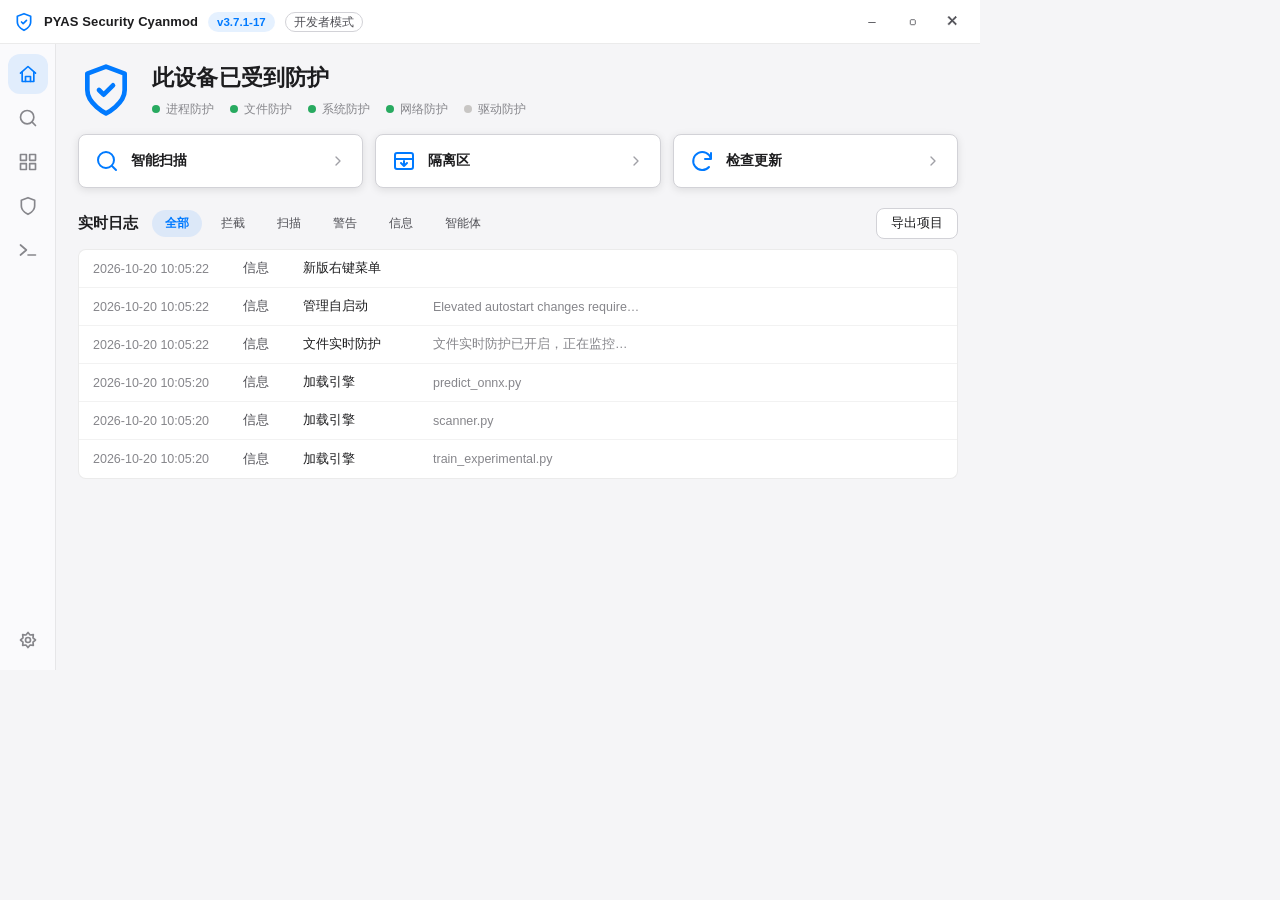
<file: docs/design/fluent-home-demo/index-b.html>
<!DOCTYPE html>
<html lang="zh-CN">
<head>
<meta charset="utf-8">
<title>PYAS · Fluent 首页样张</title>
<style>
    /* Fluent 设计令牌(取 Web Light 主题的关键几项)。组件会从宿主继承这些变量。 */
    :root {
        /* 与应用现有 token 对齐:配色 / 圆角 / 阴影全部照 theme.js 与 style.css */
        --fontFamilyBase: "Segoe UI Variable Text", "Segoe UI", "Microsoft YaHei UI", sans-serif;
        --colorNeutralBackground1: rgb(255, 255, 255);
        --colorNeutralBackground2: rgb(250, 250, 252);
        --colorNeutralBackground3: rgb(245, 245, 247);
        --colorNeutralBackground4: rgb(238, 238, 241);
        --colorNeutralForeground1: rgb(29, 29, 31);
        --colorNeutralForeground2: rgb(78, 78, 84);
        --colorNeutralForeground3: rgb(134, 134, 139);
        --colorNeutralForeground4: rgb(160, 160, 166);
        --colorNeutralStroke1: rgb(210, 210, 215);
        --colorNeutralStroke2: rgba(0, 0, 0, 0.08);
        --colorNeutralStroke3: rgba(0, 0, 0, 0.05);
        --colorBrandBackground: rgb(0, 122, 255);
        --colorBrandBackgroundHover: rgb(0, 106, 224);
        --colorBrandForeground1: rgb(0, 122, 255);
        --colorNeutralForegroundOnBrand: #ffffff;
        --colorBrandBackground2: rgba(0, 122, 255, 0.1);
        --colorStatusSuccessForeground1: rgb(40, 160, 90);
        --colorStatusSuccessBackground3: rgb(40, 170, 96);
        --colorSubtleBackgroundHover: rgba(0, 0, 0, 0.045);
        --borderRadiusMedium: 8px;
        --borderRadiusLarge: 12px;
        --borderRadiusCircular: 999px;
        --shadow4: 0 2px 8px rgba(0, 0, 0, 0.10);
        --shadow8: 0 4px 16px rgba(0, 0, 0, 0.14);
        --strokeWidthThin: 1px;
    }

    * { box-sizing: border-box; }
    html, body { margin: 0; height: 100%; }
    body {
        font-family: var(--fontFamilyBase);
        font-size: 14px;
        color: var(--colorNeutralForeground1);
        background: var(--colorNeutralBackground3);
        display: flex;
        flex-direction: column;
        height: 670px;
        width: 980px;
        overflow: hidden;
        border-radius: 8px;
    }

    /* ---- 标题栏 ---- */
    .titlebar {
        height: 44px;
        flex: 0 0 44px;
        display: flex;
        align-items: center;
        gap: 10px;
        padding: 0 8px 0 14px;
        background: var(--colorNeutralBackground1);
        border-bottom: 1px solid var(--colorNeutralStroke2);
    }
    .titlebar .logo { width: 20px; height: 20px; color: var(--colorBrandForeground1); }
    .titlebar .name { font-weight: 600; font-size: 13px; letter-spacing: .1px; }
    .titlebar .spacer { flex: 1; }
    .pill {
        font-size: 11.5px; line-height: 18px; padding: 0 8px; border-radius: var(--borderRadiusCircular);
        border: 1px solid var(--colorNeutralStroke1); color: var(--colorNeutralForeground2);
    }
    .pill.brand { background: var(--colorBrandBackground2); border-color: transparent; color: var(--colorBrandForeground1); font-weight: 600; }
    .ghost {
        font-family: inherit; font-size: 12.5px; padding: 6px 14px; border-radius: var(--borderRadiusMedium);
        border: 1px solid var(--colorNeutralStroke1); background: var(--colorNeutralBackground1);
        color: var(--colorNeutralForeground1); cursor: default;
    }
    .ghost:hover { background: var(--colorSubtleBackgroundHover); }
    .winbtns { display: flex; align-items: center; }
    .winbtn {
        width: 40px; height: 32px; border: 0; background: transparent; color: var(--colorNeutralForeground2);
        border-radius: var(--borderRadiusMedium); display: grid; place-items: center; cursor: default;
    }
    .winbtn:hover { background: var(--colorSubtleBackgroundHover); }
    .winbtn.close:hover { background: #c42b1c; color: #fff; }

    /* ---- 主体 ---- */
    .body { flex: 1; display: flex; min-height: 0; }

    /* 左侧导航 */
    .rail {
        width: 56px; flex: 0 0 56px;
        background: var(--colorNeutralBackground2);
        border-right: 1px solid var(--colorNeutralStroke2);
        display: flex; flex-direction: column; align-items: center; gap: 4px; padding: 10px 0;
    }
    .rail button {
        width: 40px; height: 40px; border: 0; border-radius: var(--borderRadiusLarge);
        background: transparent; color: var(--colorNeutralForeground3); display: grid; place-items: center; cursor: default;
    }
    .rail button.active { background: var(--colorBrandBackground2); color: var(--colorBrandForeground1); }
    .rail button:hover:not(.active) { background: var(--colorSubtleBackgroundHover); }

    /* 内容区 */
    .content { flex: 1; padding: 18px 22px 0; overflow: hidden; }

    .hero { display: flex; align-items: center; gap: 18px; margin-bottom: 14px; }
    .hero .shield { width: 56px; height: 56px; color: var(--colorBrandForeground1); }
    .hero h1 { margin: 0 0 8px; font-size: 22px; font-weight: 600; letter-spacing: .2px; }
    .lights { display: flex; gap: 16px; }
    .light { display: flex; align-items: center; gap: 6px; font-size: 12px; color: var(--colorNeutralForeground3); }
    .dot { width: 8px; height: 8px; border-radius: 50%; background: var(--colorStatusSuccessBackground3); }
    .dot.off { background: #c8c6c4; }

    /* 三个动作卡 */
    .cards { display: grid; grid-template-columns: repeat(3, 1fr); gap: 12px; margin: 16px 0 20px; }
    .card {
        display: flex; align-items: center; gap: 12px; padding: 14px 16px;
        background: var(--colorNeutralBackground1); border: 1px solid var(--colorNeutralStroke1);
        border-radius: 8px; box-shadow: var(--shadow4); cursor: default;
    }
    .card:hover { box-shadow: var(--shadow8); border-color: var(--colorNeutralStroke1); }
    .card .ic { width: 24px; height: 24px; color: var(--colorBrandForeground1); }
    .card .t { flex: 1; font-size: 14px; font-weight: 600; }
    .card .chev { width: 16px; height: 16px; color: var(--colorNeutralForeground4); }

    /* 日志区 */
    .loghead { display: flex; align-items: center; gap: 10px; margin-bottom: 10px; }
    .loghead h2 { margin: 0; font-size: 15px; font-weight: 600; }
    .filters { display: flex; gap: 6px; margin-left: 4px; }
    .chip {
        border: 1px solid transparent; background: transparent; color: var(--colorNeutralForeground2);
        font-size: 12px; padding: 4px 12px; border-radius: var(--borderRadiusCircular); cursor: default;
        font-family: inherit;
    }
    .chip:hover { background: var(--colorSubtleBackgroundHover); }
    .chip.on { background: var(--colorBrandBackground2); color: var(--colorBrandForeground1); font-weight: 600; }
    .loghead .spacer { flex: 1; }

    .table {
        background: var(--colorNeutralBackground1); border: 1px solid var(--colorNeutralStroke2);
        border-radius: 8px; overflow: hidden;
    }
    .row {
        display: grid; grid-template-columns: 150px 60px 130px 1fr; align-items: center;
        height: 38px; padding: 0 14px; font-size: 12.5px;
        border-bottom: 1px solid var(--colorNeutralStroke3);
    }
    .row:last-child { border-bottom: 0; }
    .row .time { color: var(--colorNeutralForeground3); font-variant-numeric: tabular-nums; }
    .row .lvl { color: var(--colorNeutralForeground2); }
    .row .act { color: var(--colorNeutralForeground1); }
    .row .detail { color: var(--colorNeutralForeground3); overflow: hidden; text-overflow: ellipsis; white-space: nowrap; }
</style>
</head>
<body>
<svg xmlns="http://www.w3.org/2000/svg" style="display:none" aria-hidden="true">
<symbol id="i-minimize" viewBox="0 0 24 24" fill="none" stroke="currentColor" stroke-width="var(--icon-stroke, 2)" stroke-linecap="round" stroke-linejoin="round"><path d="M5 12h14"/></symbol>
  <symbol id="i-maximize" viewBox="0 0 24 24" fill="none" stroke="currentColor" stroke-width="var(--icon-stroke, 2)" stroke-linecap="round" stroke-linejoin="round"><rect x="4" y="4" width="16" height="16" rx="2"/></symbol>
  <!-- i-restore:回退原版。415c2e6 那轮为「与 i-maximize 拉开混淆度」改成了双层错位框,
       但那一版是画坏的:前窗路径结尾停在 (15,13) 没有补回右边与右上圆角(未闭合),
       且前后窗顶边同在 y=3 共线,渲染出来并成一条横线 —— 24 格下整枚读作「一个大开口
       方框 + 底部一个小钩子」,不是两层窗;该版已随 v3.7.1-8 发出去。
       原版是「前窗完整 rect + 后窗开口 L」,与 i-copy / i-copy-list 同一画法,
       16px / 24px 下都能读出两层窗。混淆度要靠几何设计去降,不能拿画坏的形状换。 -->
  <symbol id="i-restore" viewBox="0 0 24 24" fill="none" stroke="currentColor" stroke-width="var(--icon-stroke, 2)" stroke-linecap="round" stroke-linejoin="round"><rect x="8" y="8" width="12" height="12" rx="2"/><path d="M4 16V6a2 2 0 0 1 2-2h10"/></symbol>
  <symbol id="i-close" viewBox="0 0 24 24" fill="none" stroke="currentColor" stroke-width="var(--icon-stroke, 2)" stroke-linecap="round" stroke-linejoin="round"><path d="M5 5 19 19M19 5 5 19"/></symbol>

  <!-- 侧栏导航 -->
  <symbol id="i-home" viewBox="0 0 24 24" fill="none" stroke="currentColor" stroke-width="var(--icon-stroke, 2)" stroke-linecap="round" stroke-linejoin="round"><path d="M3 11 12 3l9 8"/><path d="M5 10v11h14V10"/><path d="M9 21v-6h6v6"/></symbol>
  <symbol id="i-search" viewBox="0 0 24 24" fill="none" stroke="currentColor" stroke-width="var(--icon-stroke, 2)" stroke-linecap="round" stroke-linejoin="round"><circle cx="11" cy="11" r="8"/><path d="M17 17 21 21"/></symbol>
  <symbol id="i-grid" viewBox="0 0 24 24" fill="none" stroke="currentColor" stroke-width="var(--icon-stroke, 2)" stroke-linecap="round" stroke-linejoin="round"><rect x="3" y="3" width="7" height="7"/><rect x="14" y="3" width="7" height="7"/><rect x="14" y="14" width="7" height="7"/><rect x="3" y="14" width="7" height="7"/></symbol>
  <symbol id="i-shield" viewBox="0 0 24 24" fill="none" stroke="currentColor" stroke-width="var(--icon-stroke, 2)" stroke-linecap="round" stroke-linejoin="round"><path d="M12 22s8-4 8-10V5l-8-3-8 3v7c0 6 8 10 8 10z"/></symbol>
  <symbol id="i-terminal" viewBox="0 0 24 24" fill="none" stroke="currentColor" stroke-width="var(--icon-stroke, 2)" stroke-linecap="round" stroke-linejoin="round"><path d="M3 6 10 12 3 18"/><path d="M12 18h9"/></symbol>
  <symbol id="i-gear" viewBox="0 0 24 24" fill="none" stroke="currentColor" stroke-width="var(--icon-stroke, 2)" stroke-linecap="round" stroke-linejoin="round"><circle cx="12" cy="12" r="3"/><path d="M21 12 18 14.5 18.4 18.4 14.5 18 12 21 9.5 18 5.6 18.4 6 14.5 3 12 6 9.5 5.6 5.6 9.5 6 12 3 14.5 6 18.4 5.6 18 9.5Z"/></symbol>

  <!-- 首页 -->
  <symbol id="i-shield-check" viewBox="0 0 24 24" fill="none" stroke="currentColor" stroke-width="var(--icon-stroke, 2)" stroke-linecap="round" stroke-linejoin="round"><path d="M12 22s8-4 8-10V5l-8-3-8 3v7c0 6 8 10 8 10z"/><path d="m9 12 2 2 4-4"/></symbol>
  <symbol id="i-scan-smart" viewBox="0 0 24 24" fill="none" stroke="currentColor" stroke-width="var(--icon-stroke, 2)" stroke-linecap="round" stroke-linejoin="round"><circle cx="11" cy="11" r="7"/><path d="M16 16 20 20"/><path d="m7 11 3 3 5-5"/></symbol>
  <symbol id="i-archive" viewBox="0 0 24 24" fill="none" stroke="currentColor" stroke-width="var(--icon-stroke, 2)" stroke-linecap="round" stroke-linejoin="round"><rect x="3" y="4" width="18" height="16" rx="2"/><path d="M3 10h18"/><path d="M12 12v5M9 14l3 3 3-3"/></symbol>
  <symbol id="i-refresh" viewBox="0 0 24 24" fill="none" stroke="currentColor" stroke-width="var(--icon-stroke, 2)" stroke-linecap="round" stroke-linejoin="round"><path d="M21 10a9 9 0 1 0-2 8M21 4v6h-6"/></symbol>
  <symbol id="i-chevron-right" viewBox="0 0 24 24" fill="none" stroke="currentColor" stroke-width="var(--icon-stroke, 2)" stroke-linecap="round" stroke-linejoin="round"><polyline points="9 18 15 12 9 6"></polyline></symbol>
  <symbol id="i-chevron-left" viewBox="0 0 24 24" fill="none" stroke="currentColor" stroke-width="var(--icon-stroke, 2)" stroke-linecap="round" stroke-linejoin="round"><polyline points="15 18 9 12 15 6"></polyline></symbol>

  <!-- 防护引擎 -->
  <symbol id="i-shield-pulse" viewBox="0 0 24 24" fill="none" stroke="currentColor" stroke-width="var(--icon-stroke, 2)" stroke-linecap="round" stroke-linejoin="round"><path d="M12 22s8-4 8-10V5l-8-3-8 3v7c0 6 8 10 8 10z"/><path d="M8 12h2l1-3 2 6 1-3h2"/></symbol>
  <symbol id="i-pause" viewBox="0 0 24 24" fill="none" stroke="currentColor" stroke-width="var(--icon-stroke, 2)" stroke-linecap="round" stroke-linejoin="round"><circle cx="12" cy="12" r="9"/><path d="M10 8v8M14 8v8"/></symbol>
  <symbol id="i-layers" viewBox="0 0 24 24" fill="none" stroke="currentColor" stroke-width="var(--icon-stroke, 2)" stroke-linecap="round" stroke-linejoin="round"><path d="m12 4 9 4-9 4-9-4 9-4Z"/><path d="m3 12 9 4 9-4"/><path d="m3 16 9 4 9-4"/></symbol>
  <symbol id="i-file-check" viewBox="0 0 24 24" fill="none" stroke="currentColor" stroke-width="var(--icon-stroke, 2)" stroke-linecap="round" stroke-linejoin="round"><path d="M14 3H6a2 2 0 0 0-2 2v14a2 2 0 0 0 2 2h12a2 2 0 0 0 2-2V9z"/><path d="M14 3v6h6"/><path d="m8 14 3 3 5-6"/></symbol>
  <symbol id="i-monitor-check" viewBox="0 0 24 24" fill="none" stroke="currentColor" stroke-width="var(--icon-stroke, 2)" stroke-linecap="round" stroke-linejoin="round"><rect x="3" y="4" width="18" height="12" rx="2"/><path d="M9 20h6M12 16v4"/><path d="m8 10 3 3 5-5"/></symbol>
  <symbol id="i-shield-wifi" viewBox="0 0 24 24" fill="none" stroke="currentColor" stroke-width="var(--icon-stroke, 2)" stroke-linecap="round" stroke-linejoin="round"><path d="M12 22s8-4 8-10V5l-8-3-8 3v7c0 6 8 10 8 10z"/><path d="M8 10a6 6 0 0 1 8 0"/><path d="M10 13a3 3 0 0 1 4 0"/><circle cx="12" cy="16" r="0.5"/></symbol>
  <symbol id="i-cpu" viewBox="0 0 24 24" fill="none" stroke="currentColor" stroke-width="var(--icon-stroke, 2)" stroke-linecap="round" stroke-linejoin="round"><rect x="6" y="6" width="12" height="12" rx="2"/><path d="M9 3v3M15 3v3M9 18v3M15 18v3M3 9h3M3 15h3M18 9h3M18 15h3"/><path d="m8 12 3 3 5-6"/></symbol>
  <!-- 自訂防護(敏感目錄過濾):盾牌 + 內部兩道滑塊。
       位置是量出來的,不是估的。盾內壁 y=5..12 為全寬(x4..20),y=13 起隨盾形收窄
       (y=15 只剩 x5..19)。舊版兩道等長軌放 y=9/15,下軌四側留白僅 1.0 格、上軌 2.0 格,
       24px 點陣裡 y=15 那一行與左右盾壁連成一整條 —— 就是「貼邊、不協調」的來源。
       現版兩軌等長 x8..16,放 y=9 / y=14(間距 5):第一道軌與其旋鈕上移一檔(前一版 10/14),
       第二道軌停在 y=14 不動 —— 這是使用者指定的。**y=14 是下軌的下限**:它落在內壁
       x5.75..18.25 上(下排留白 1.50~1.75 格);再下移一檔到 y=15 只剩 x6.25..17.75,
       會重演貼邊。上軌在 y=9 處內壁仍全寬,留白 2.00~2.25 格。整組中心 y=11.5,
       比前一版的 12.0 更貼內腔質心 11.3;間距 5 讓兩軌之間留出整行空白(點陣 y=11 全空)。
       旋鈕照舊用直徑 4 的實心圓(cx 錯開 11 / 13,讀作「兩項各自可調」),**旋鈕必須跟著
       所在軌一起動**(試過只移線不移鈕:旋鈕掛到線上緣外,且與下軌黏連)。空心圓試過,
       16px 內洞不可見、40px 下環相對長 8 的軌道過重,已棄;實心點是本檔既有做法
       (i-palette 色點同款),不改描邊契約。 -->
  <symbol id="i-custom-shield" viewBox="0 0 24 24" fill="none" stroke="currentColor" stroke-width="var(--icon-stroke, 2)" stroke-linecap="round" stroke-linejoin="round"><path d="M12 22s8-4 8-10V5l-8-3-8 3v7c0 6 8 10 8 10z"/><path d="M8 9h8M8 14h8"/><rect x="9" y="7" width="2" height="4" rx="1" fill="currentColor" stroke="none"/><rect x="13" y="12" width="2" height="4" rx="1" fill="currentColor" stroke="none"/></symbol>

  <!-- 工具 -->
  <symbol id="i-plug" viewBox="0 0 24 24" fill="none" stroke="currentColor" stroke-width="var(--icon-stroke, 2)" stroke-linecap="round" stroke-linejoin="round"><rect x="8" y="3" width="8" height="4"/><path d="M6 7h12v4a6 6 0 0 1-6 6 6 6 0 0 1-6-6V7zM12 17v4"/></symbol>
  <symbol id="i-power" viewBox="0 0 24 24" fill="none" stroke="currentColor" stroke-width="var(--icon-stroke, 2)" stroke-linecap="round" stroke-linejoin="round"><path d="M12 2v10"/><path d="M6 6a8 8 0 1 0 12 0"/></symbol>
  <symbol id="i-trash" viewBox="0 0 24 24" fill="none" stroke="currentColor" stroke-width="var(--icon-stroke, 2)" stroke-linecap="round" stroke-linejoin="round"><path d="M3 7h18"/><path d="M9 7V4h6v3"/><path d="M5 7v12a2 2 0 0 0 2 2h10a2 2 0 0 0 2-2V7"/><path d="M10 11v6M14 11v6"/></symbol>
  <!-- 扳手:斜置图元,坐标为小数(见文件头「锐利度铁律」的适用范围)。几何 18x18 -->
  <symbol id="i-wrench" viewBox="0 0 24 24" fill="none" stroke="currentColor" stroke-width="var(--icon-stroke, 2)" stroke-linecap="round" stroke-linejoin="round"><path d="M17.2 3.2a6.1 6.1 0 0 0-7.3 7.3l-6.1 6.1a2.4 2.4 0 0 0 3.7 3.7l6.1-6.1a6.1 6.1 0 0 0 7.3-7.3l-3.7 3.7-3.7-3.7 3.7-3.7Z"/></symbol>
  <symbol id="i-window-x" viewBox="0 0 24 24" fill="none" stroke="currentColor" stroke-width="var(--icon-stroke, 2)" stroke-linecap="round" stroke-linejoin="round"><rect x="3" y="4" width="18" height="16" rx="2"/><path d="M3 8h18m-12 3 6 6m0-6-6 6"/></symbol>
  <symbol id="i-activity" viewBox="0 0 24 24" fill="none" stroke="currentColor" stroke-width="var(--icon-stroke, 2)" stroke-linecap="round" stroke-linejoin="round"><path d="M3 3v18h18"/><path d="m7 15 3-4 3 3 5-7"/></symbol>
  <symbol id="i-clipboard-check" viewBox="0 0 24 24" fill="none" stroke="currentColor" stroke-width="var(--icon-stroke, 2)" stroke-linecap="round" stroke-linejoin="round"><rect x="4" y="4" width="16" height="17" rx="2"/><rect x="9" y="3" width="6" height="4" rx="2"/><path d="m8 13 3 3 5-5"/></symbol>

  <!-- 设置 · 引擎 -->
  <symbol id="i-zap" viewBox="0 0 24 24" fill="none" stroke="currentColor" stroke-width="var(--icon-stroke, 2)" stroke-linecap="round" stroke-linejoin="round"><path d="M13 3 6 13h5l-1 8 8-11h-5l1-7Z"/></symbol>
  <symbol id="i-plus-square" viewBox="0 0 24 24" fill="none" stroke="currentColor" stroke-width="var(--icon-stroke, 2)" stroke-linecap="round" stroke-linejoin="round"><rect x="3" y="3" width="18" height="18" rx="2"/><path d="M12 7v10M7 12h10"/></symbol>
  <symbol id="i-cloud-upload" viewBox="0 0 24 24" fill="none" stroke="currentColor" stroke-width="var(--icon-stroke, 2)" stroke-linecap="round" stroke-linejoin="round"><path d="M7 18H6a4 4 0 0 1-.8-7.9A7 7 0 0 1 18.7 8a5 5 0 0 1-.7 10h-1m-5 3V11m-4 4 4-4 4 4"/></symbol>
  <symbol id="i-funnel" viewBox="0 0 24 24" fill="none" stroke="currentColor" stroke-width="var(--icon-stroke, 2)" stroke-linecap="round" stroke-linejoin="round"><path d="M3 4h18l-7 8v7l-4 2v-9L3 4Z"/></symbol>

  <!-- 设置 · 交互 -->
  <symbol id="i-monitor-power" viewBox="0 0 24 24" fill="none" stroke="currentColor" stroke-width="var(--icon-stroke, 2)" stroke-linecap="round" stroke-linejoin="round"><rect x="3" y="3" width="18" height="14" rx="2"/><path d="M8 21h8m-4-4v4M12 6v4m-2.5-2.5a3.5 3.5 0 1 0 5 0"/></symbol>
  <symbol id="i-search-window" viewBox="0 0 24 24" fill="none" stroke="currentColor" stroke-width="var(--icon-stroke, 2)" stroke-linecap="round" stroke-linejoin="round"><rect x="3" y="3" width="18" height="18" rx="2"/><path d="M7 7h10M7 11h3"/><circle cx="13" cy="14" r="3"/><path d="m15.2 16.2 2.8 2.8"/></symbol>
  <symbol id="i-copy-list" viewBox="0 0 24 24" fill="none" stroke="currentColor" stroke-width="var(--icon-stroke, 2)" stroke-linecap="round" stroke-linejoin="round"><rect x="8" y="3" width="13" height="13" rx="2"/><path d="M5 7H4a1 1 0 0 0-1 1v12a1 1 0 0 0 1 1h12a1 1 0 0 0 1-1v-1"/><path d="M11 8h6m-6 4h6m-6 4h3"/></symbol>
  <symbol id="i-message-plus" viewBox="0 0 24 24" fill="none" stroke="currentColor" stroke-width="var(--icon-stroke, 2)" stroke-linecap="round" stroke-linejoin="round"><path d="M5 5h14a2 2 0 0 1 2 2v8a2 2 0 0 1-2 2h-8l-4 4v-4H5a2 2 0 0 1-2-2V7a2 2 0 0 1 2-2Z"/><path d="M12 8v6M9 11h6"/></symbol>
  <symbol id="i-clock" viewBox="0 0 24 24" fill="none" stroke="currentColor" stroke-width="var(--icon-stroke, 2)" stroke-linecap="round" stroke-linejoin="round"><circle cx="12" cy="12" r="9"/><path d="M12 7v5l3.5 2.5"/></symbol>
  <symbol id="i-bell" viewBox="0 0 24 24" fill="none" stroke="currentColor" stroke-width="var(--icon-stroke, 2)" stroke-linecap="round" stroke-linejoin="round"><path d="M18 9a6 6 0 0 0-12 0c0 6-3 8-3 8h18s-3-2-3-8"/><path d="M14 19a2 2 0 0 1-4 0"/></symbol>
  <symbol id="i-palette" viewBox="0 0 24 24" fill="none" stroke="currentColor" stroke-width="var(--icon-stroke, 2)" stroke-linecap="round" stroke-linejoin="round"><path d="M12 3a9 9 0 0 0 0 18h1a2 2 0 0 0 1.5-3.3 1.5 1.5 0 0 1 1.1-2.7h2.4a3 3 0 0 0 3-3A9 9 0 0 0 12 3Z"/><circle cx="8" cy="10" r="1" fill="currentColor" stroke="none"/><circle cx="11" cy="7" r="1" fill="currentColor" stroke="none"/><circle cx="15" cy="9" r="1" fill="currentColor" stroke="none"/></symbol>
  <symbol id="i-globe" viewBox="0 0 24 24" fill="none" stroke="currentColor" stroke-width="var(--icon-stroke, 2)" stroke-linecap="round" stroke-linejoin="round"><circle cx="12" cy="12" r="9"/><path d="M3 12h18"/><path d="M12 3a15 15 0 0 1 4 9 15 15 0 0 1-4 9 15 15 0 0 1-4-9 15 15 0 0 1 4-9Z"/></symbol>
  <symbol id="i-reset" viewBox="0 0 24 24" fill="none" stroke="currentColor" stroke-width="var(--icon-stroke, 2)" stroke-linecap="round" stroke-linejoin="round"><path d="M3 12a9 9 0 1 0 9-9 6 6 0 0 0-6 3L3 9"/><path d="M3 3v6h6"/></symbol>
  <symbol id="i-sparkles" viewBox="0 0 24 24" fill="none" stroke="currentColor" stroke-width="var(--icon-stroke, 2)" stroke-linecap="round" stroke-linejoin="round"><path d="M10 3 11.5 8 16 9.5 11.5 11 10 16 8.5 11 4 9.5 8.5 8 10 3Z"/><path d="M17 14l1 2.5 2.5 1-2.5 1-1 2.5-1-2.5L13 17.5l2.5-1 1-2.5Z"/></symbol>

  <!-- AI -->
  <symbol id="i-shield-bot" viewBox="0 0 24 24" fill="none" stroke="currentColor" stroke-width="var(--icon-stroke, 2)" stroke-linecap="round" stroke-linejoin="round"><path d="M12 22s8-4 8-10V5l-8-3-8 3v7c0 6 8 10 8 10z"/><path d="M8 9 11 12 8 15"/><path d="M13 15h3"/></symbol>
  <symbol id="i-chip" viewBox="0 0 24 24" fill="none" stroke="currentColor" stroke-width="var(--icon-stroke, 2)" stroke-linecap="round" stroke-linejoin="round"><rect x="6" y="6" width="12" height="12" rx="2"/><rect x="9" y="9" width="6" height="6"/><path d="M9 3v3M15 3v3M9 18v3M15 18v3M3 9h3M3 15h3M18 9h3M18 15h3"/></symbol>
  <symbol id="i-key" viewBox="0 0 24 24" fill="none" stroke="currentColor" stroke-width="var(--icon-stroke, 2)" stroke-linecap="round" stroke-linejoin="round"><circle cx="8" cy="12" r="5"/><path d="M13 12h8"/><path d="M17 12v3M20 12v3"/></symbol>

  <!-- 通用 -->
  <symbol id="i-chevron-down" viewBox="0 0 24 24" fill="none" stroke="currentColor" stroke-width="var(--icon-stroke, 2)" stroke-linecap="round" stroke-linejoin="round"><polyline points="6 9 12 15 18 9"></polyline></symbol>
  <symbol id="i-folder" viewBox="0 0 24 24" fill="none" stroke="currentColor" stroke-width="var(--icon-stroke, 2)" stroke-linecap="round" stroke-linejoin="round"><path d="M3 20h16a2 2 0 0 0 2-2V9a2 2 0 0 0-2-2h-6l-2-2H5a2 2 0 0 0-2 2v11a2 2 0 0 0 2 2Z"/></symbol>
  <symbol id="i-copy" viewBox="0 0 24 24" fill="none" stroke="currentColor" stroke-width="var(--icon-stroke, 2)" stroke-linecap="round" stroke-linejoin="round"><rect x="9" y="9" width="12" height="12" rx="2"/><path d="M5 15H4a1 1 0 0 1-1-1V4a1 1 0 0 1 1-1h10a1 1 0 0 1 1 1v1"/></symbol>
  <symbol id="i-spinner" viewBox="0 0 50 50"><circle cx="25" cy="25" r="20" fill="none" stroke="currentColor" stroke-width="4" stroke-linecap="round"><animate attributeName="stroke-dasharray" values="1,150;90,150;90,150" dur="1.5s" repeatCount="indefinite"/><animate attributeName="stroke-dashoffset" values="0;-35;-124" dur="1.5s" repeatCount="indefinite"/><animateTransform attributeName="transform" type="rotate" values="0 25 25;360 25 25" dur="2s" repeatCount="indefinite"/></circle></symbol>

</svg>

<!-- 复用应用现有图标集,保持图标观感连续 -->
<svg width="0" height="0" style="position:absolute">
    <use href="#i-shield-check"></use>
</svg>

<div class="titlebar">
    <svg class="logo" viewBox="0 0 24 24" fill="none" stroke="currentColor" stroke-width="2" stroke-linecap="round" stroke-linejoin="round"><use href="#i-shield-check"/></svg>
    <span class="name">PYAS Security Cyanmod</span>
    <span class="pill brand">v3.7.1-17</span>
    <span class="pill">开发者模式</span>
    <div class="spacer"></div>
    <div class="winbtns">
        <button class="winbtn" title="最小化">–</button>
        <button class="winbtn" title="最大化">▢</button>
        <button class="winbtn close" title="关闭">✕</button>
    </div>
</div>

<div class="body">
    <nav class="rail">
        <button class="active" title="首页"><svg width="20" height="20" viewBox="0 0 24 24" fill="none" stroke="currentColor" stroke-width="2" stroke-linecap="round" stroke-linejoin="round"><use href="#i-home"/></svg></button>
        <button title="扫描"><svg width="20" height="20" viewBox="0 0 24 24" fill="none" stroke="currentColor" stroke-width="2" stroke-linecap="round" stroke-linejoin="round"><use href="#i-search"/></svg></button>
        <button title="工具"><svg width="20" height="20" viewBox="0 0 24 24" fill="none" stroke="currentColor" stroke-width="2" stroke-linecap="round" stroke-linejoin="round"><use href="#i-grid"/></svg></button>
        <button title="防护"><svg width="20" height="20" viewBox="0 0 24 24" fill="none" stroke="currentColor" stroke-width="2" stroke-linecap="round" stroke-linejoin="round"><use href="#i-shield"/></svg></button>
        <button title="日志"><svg width="20" height="20" viewBox="0 0 24 24" fill="none" stroke="currentColor" stroke-width="2" stroke-linecap="round" stroke-linejoin="round"><use href="#i-terminal"/></svg></button>
        <div style="flex:1"></div>
        <button title="设置"><svg width="20" height="20" viewBox="0 0 24 24" fill="none" stroke="currentColor" stroke-width="2" stroke-linecap="round" stroke-linejoin="round"><use href="#i-gear"/></svg></button>
    </nav>

    <main class="content">
        <section class="hero">
            <svg class="shield" viewBox="0 0 24 24" fill="none" stroke="currentColor" stroke-width="2" stroke-linecap="round" stroke-linejoin="round"><use href="#i-shield-check"/></svg>
            <div>
                <h1>此设备已受到防护</h1>
                <div class="lights">
                    <span class="light"><i class="dot"></i>进程防护</span>
                    <span class="light"><i class="dot"></i>文件防护</span>
                    <span class="light"><i class="dot"></i>系统防护</span>
                    <span class="light"><i class="dot"></i>网络防护</span>
                    <span class="light"><i class="dot off"></i>驱动防护</span>
                </div>
            </div>
        </section>

        <section class="cards">
            <div class="card">
                <svg class="ic" viewBox="0 0 24 24" fill="none" stroke="currentColor" stroke-width="2" stroke-linecap="round" stroke-linejoin="round"><use href="#i-search"/></svg>
                <span class="t">智能扫描</span>
                <svg class="chev" viewBox="0 0 24 24" fill="none" stroke="currentColor" stroke-width="2" stroke-linecap="round" stroke-linejoin="round"><use href="#i-chevron-right"/></svg>
            </div>
            <div class="card">
                <svg class="ic" viewBox="0 0 24 24" fill="none" stroke="currentColor" stroke-width="2" stroke-linecap="round" stroke-linejoin="round"><use href="#i-archive"/></svg>
                <span class="t">隔离区</span>
                <svg class="chev" viewBox="0 0 24 24" fill="none" stroke="currentColor" stroke-width="2" stroke-linecap="round" stroke-linejoin="round"><use href="#i-chevron-right"/></svg>
            </div>
            <div class="card">
                <svg class="ic" viewBox="0 0 24 24" fill="none" stroke="currentColor" stroke-width="2" stroke-linecap="round" stroke-linejoin="round"><use href="#i-refresh"/></svg>
                <span class="t">检查更新</span>
                <svg class="chev" viewBox="0 0 24 24" fill="none" stroke="currentColor" stroke-width="2" stroke-linecap="round" stroke-linejoin="round"><use href="#i-chevron-right"/></svg>
            </div>
        </section>

        <section>
            <div class="loghead">
                <h2>实时日志</h2>
                <div class="filters">
                    <button class="chip on">全部</button>
                    <button class="chip">拦截</button>
                    <button class="chip">扫描</button>
                    <button class="chip">警告</button>
                    <button class="chip">信息</button>
                    <button class="chip">智能体</button>
                </div>
                <div class="spacer"></div>
                <button class="ghost">导出项目</button>
            </div>

            <div class="table">
                <div class="row"><span class="time">2026-10-20 10:05:22</span><span class="lvl">信息</span><span class="act">新版右键菜单</span><span class="detail"></span></div>
                <div class="row"><span class="time">2026-10-20 10:05:22</span><span class="lvl">信息</span><span class="act">管理自启动</span><span class="detail">Elevated autostart changes require…</span></div>
                <div class="row"><span class="time">2026-10-20 10:05:22</span><span class="lvl">信息</span><span class="act">文件实时防护</span><span class="detail">文件实时防护已开启，正在监控…</span></div>
                <div class="row"><span class="time">2026-10-20 10:05:20</span><span class="lvl">信息</span><span class="act">加载引擎</span><span class="detail">predict_onnx.py</span></div>
                <div class="row"><span class="time">2026-10-20 10:05:20</span><span class="lvl">信息</span><span class="act">加载引擎</span><span class="detail">scanner.py</span></div>
                <div class="row"><span class="time">2026-10-20 10:05:20</span><span class="lvl">信息</span><span class="act">加载引擎</span><span class="detail">train_experimental.py</span></div>
            </div>
        </section>
    </main>
</div>
</body>
</html>
</file>
